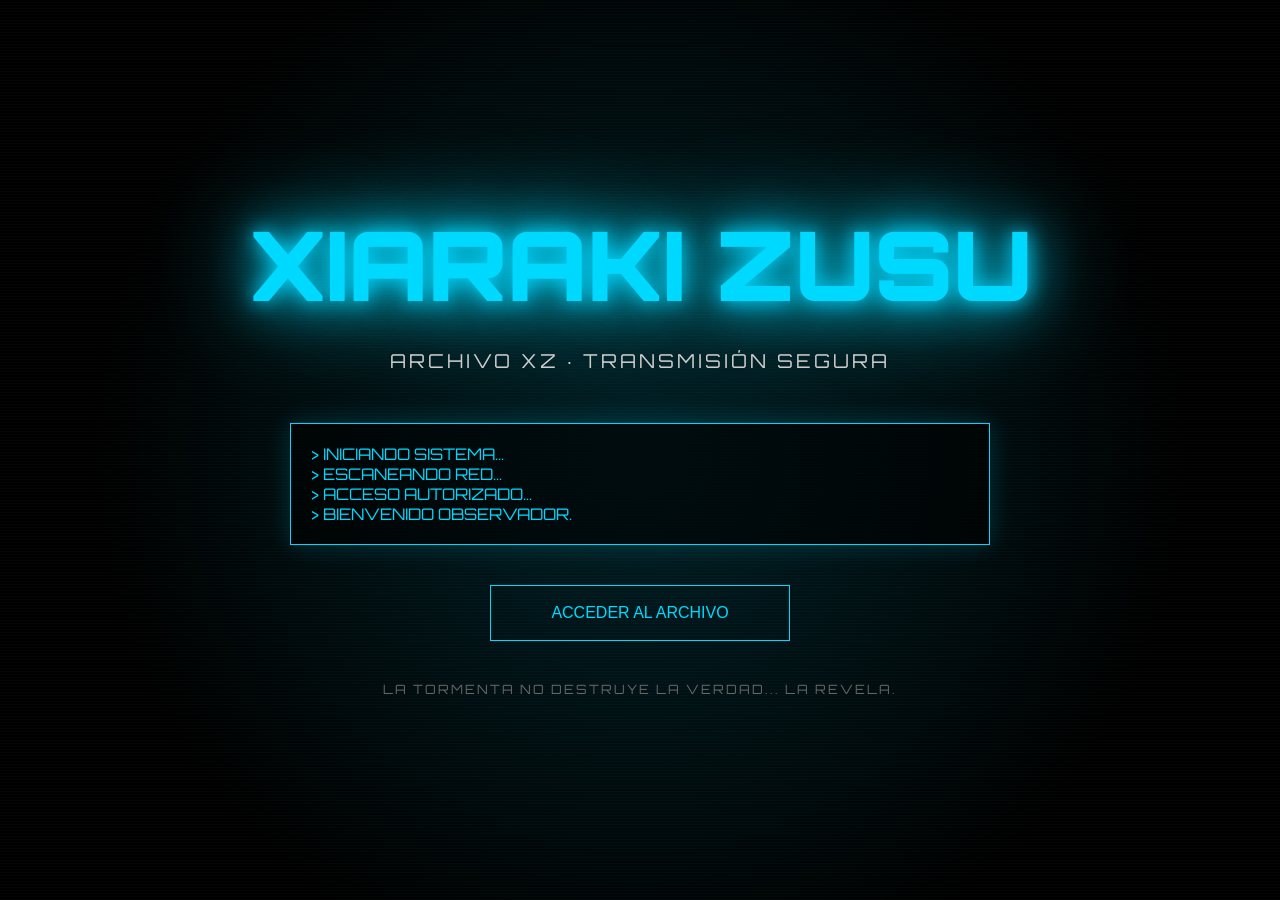
<file: index.html>
<!DOCTYPE html>
<html lang="es">
<head>
<meta charset="UTF-8">
<meta name="viewport" content="width=device-width, initial-scale=1.0">
<link rel="stylesheet" href="style.css">
<link rel="icon" type="image/png" href="/favicon.png">
<title>Acceso al Archivo XZ</title>

<link href="https://fonts.googleapis.com/css2?family=Orbitron:wght@400;700;900&display=swap" rel="stylesheet">

<style>

*{
margin:0;
padding:0;
box-sizing:border-box;
}

body{
background:#000;
font-family:'Orbitron',sans-serif;
overflow:hidden;
height:100vh;
display:flex;
justify-content:center;
align-items:center;
color:#00d9ff;
}

/* Fondo */

.background{
position:fixed;
width:100%;
height:100%;
background:
radial-gradient(circle at center,
rgba(0,217,255,.15),
#000 70%);
z-index:-2;
}

/* Scanlines */

.scanlines{
position:fixed;
width:100%;
height:100%;
background:
repeating-linear-gradient(
to bottom,
transparent,
transparent 2px,
rgba(255,255,255,.03) 3px
);
pointer-events:none;
z-index:-1;
}

/* Contenedor */

.container{
text-align:center;
padding:40px;
max-width:900px;
}

/* Logo */

.logo{
font-size:6rem;
font-weight:900;

text-shadow:
0 0 20px #00d9ff,
0 0 50px #00d9ff,
0 0 100px #00d9ff;

animation:pulse 3s infinite;
}

@keyframes pulse{

0%{
opacity:.8;
}

50%{
opacity:1;
}

100%{
opacity:.8;
}

}

/* Texto */

.subtitle{

margin-top:25px;

font-size:1.2rem;

color:#ccc;

letter-spacing:3px;
}

/* Terminal */

.terminal{

margin-top:50px;

border:1px solid #00d9ff;

padding:20px;

background:rgba(0,0,0,.6);

text-align:left;

max-width:700px;

margin-left:auto;
margin-right:auto;

box-shadow:0 0 25px rgba(0,217,255,.2);

}

.line{
opacity:0;
animation:show 1s forwards;
}

.line:nth-child(1){animation-delay:1s;}
.line:nth-child(2){animation-delay:2s;}
.line:nth-child(3){animation-delay:3s;}
.line:nth-child(4){animation-delay:4s;}

@keyframes show{
to{
opacity:1;
}
}

/* Botón */

.enter{

margin-top:40px;

padding:18px 60px;

font-size:1rem;

background:transparent;

border:1px solid #00d9ff;

color:#00d9ff;

cursor:pointer;

transition:.3s;
}

.enter:hover{

background:#00d9ff;

color:#000;

box-shadow:
0 0 30px #00d9ff,
0 0 60px #00d9ff;

}

/* Footer */

.footer{

margin-top:40px;

font-size:.8rem;

color:#666;

letter-spacing:2px;

}

</style>
</head>

<body>

<div class="background"></div>
<div class="scanlines"></div>

<div class="container">

<h1 class="logo">
XIARAKI ZUSU
</h1>

<p class="subtitle">
ARCHIVO XZ · TRANSMISIÓN SEGURA
</p>

<div class="terminal">

<div class="line">
> INICIANDO SISTEMA...
</div>

<div class="line">
> ESCANEANDO RED...
</div>

<div class="line">
> ACCESO AUTORIZADO...
</div>

<div class="line">
> BIENVENIDO OBSERVADOR.
</div>

</div>

<button
class="enter"
onclick="entrar()">

ACCEDER AL ARCHIVO

</button>

<div class="footer">

LA TORMENTA NO DESTRUYE LA VERDAD...
LA REVELA.

</div>

</div>

<script>

function entrar(){

document.body.style.opacity="0";

setTimeout(()=>{

window.location.href="1.html";

},1000);

}

</script>

</body>
</html>
</file>
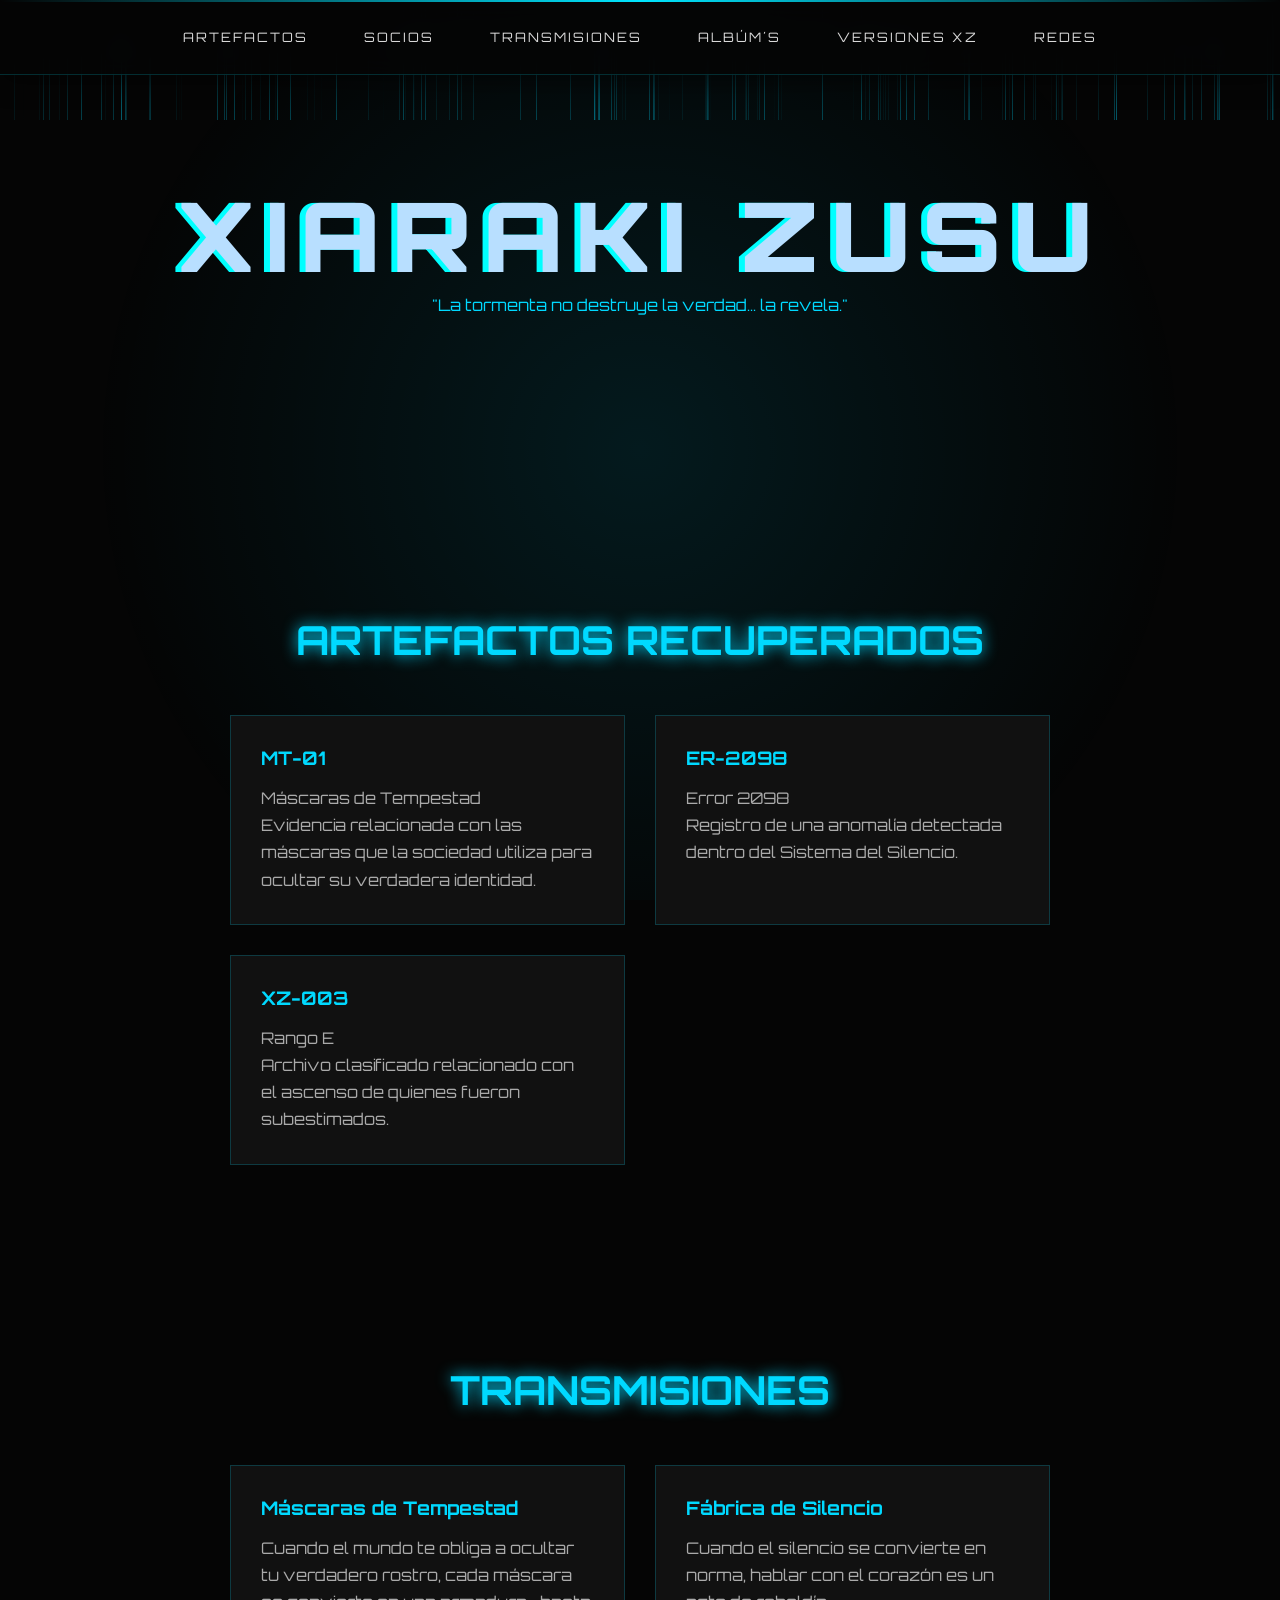
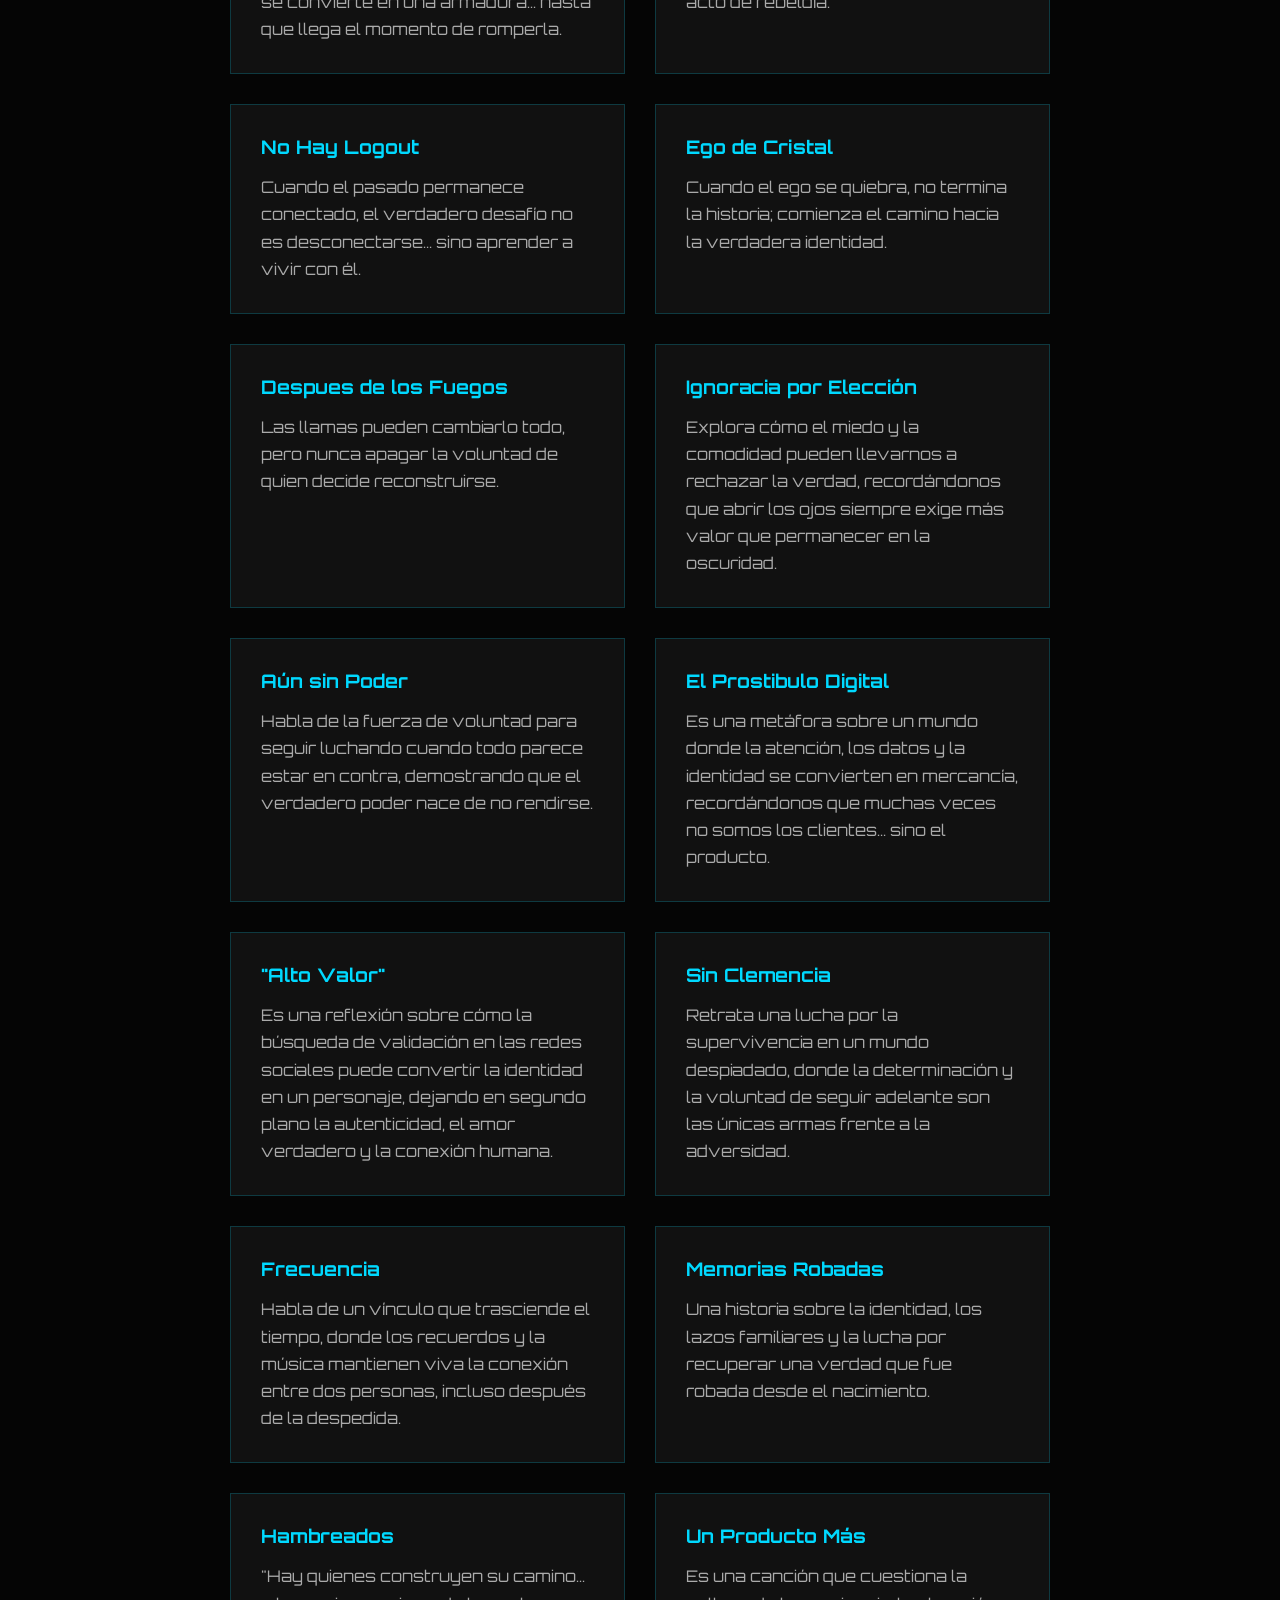
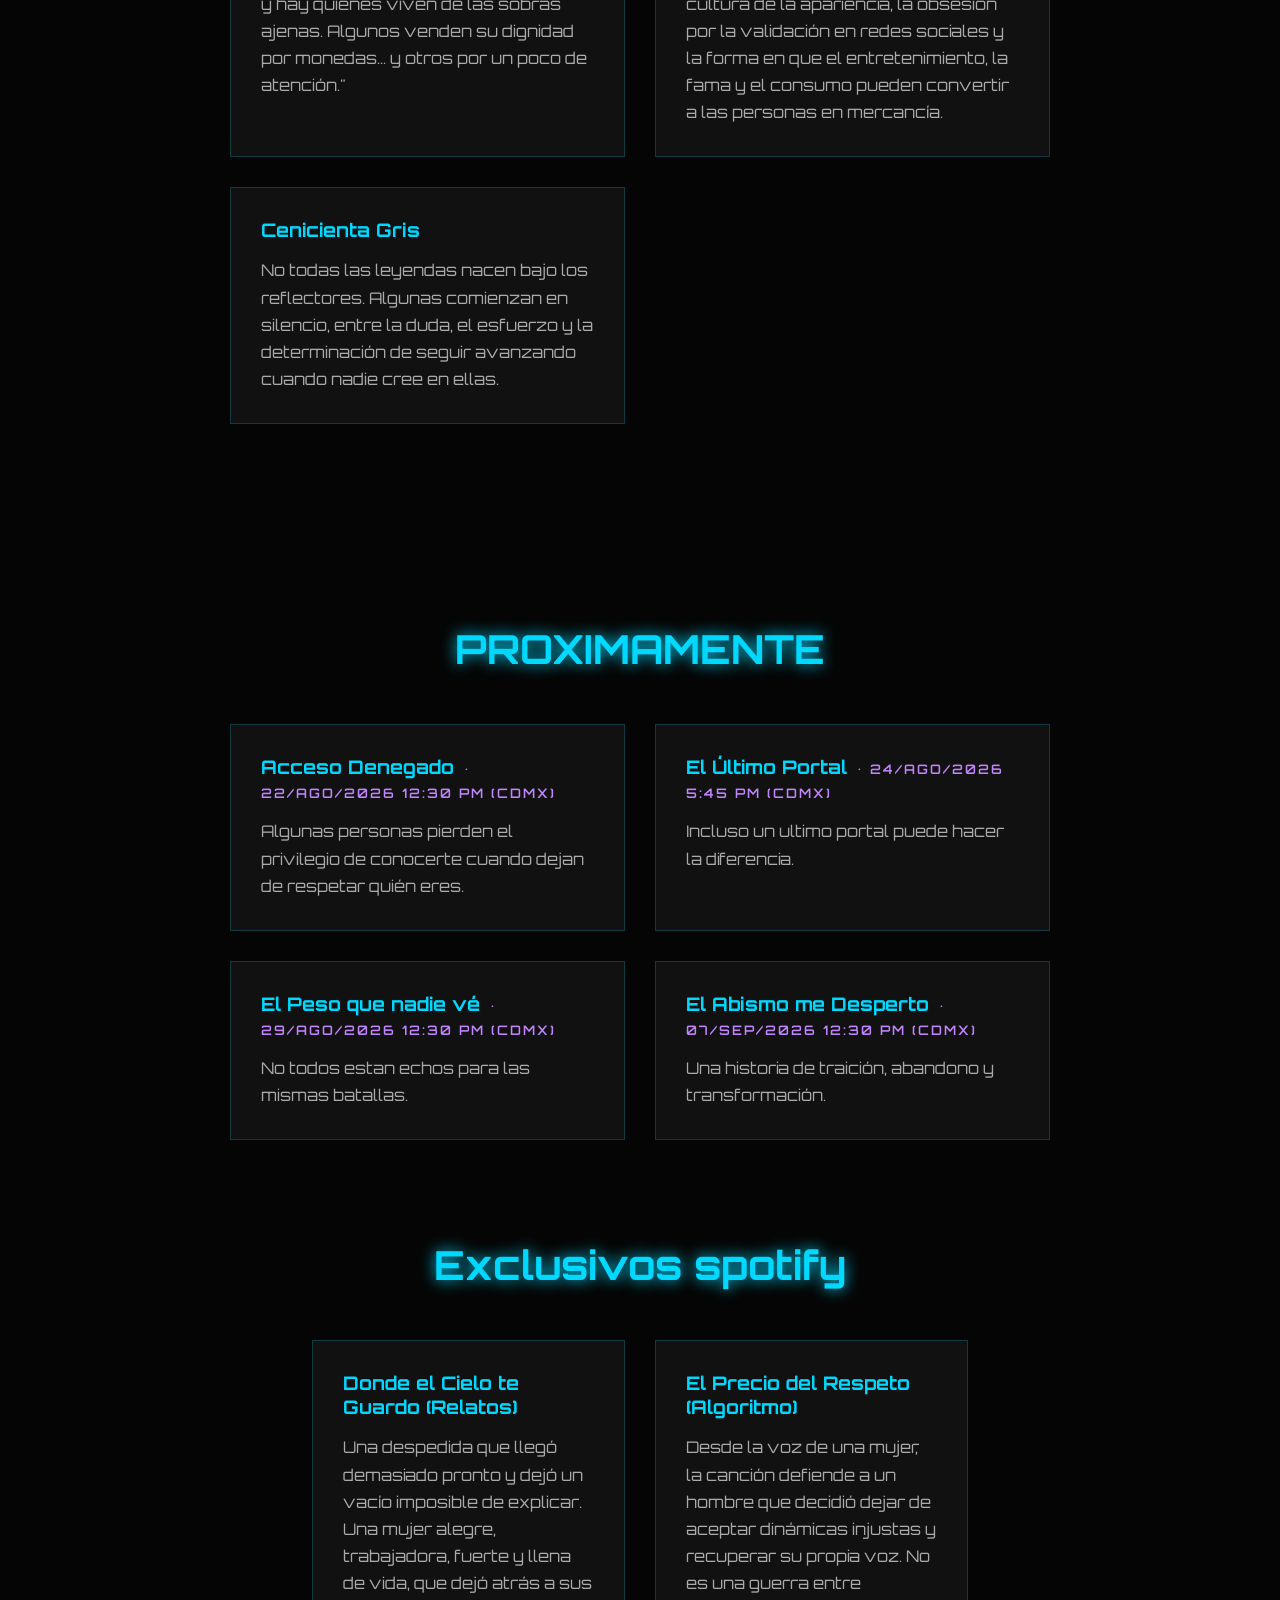
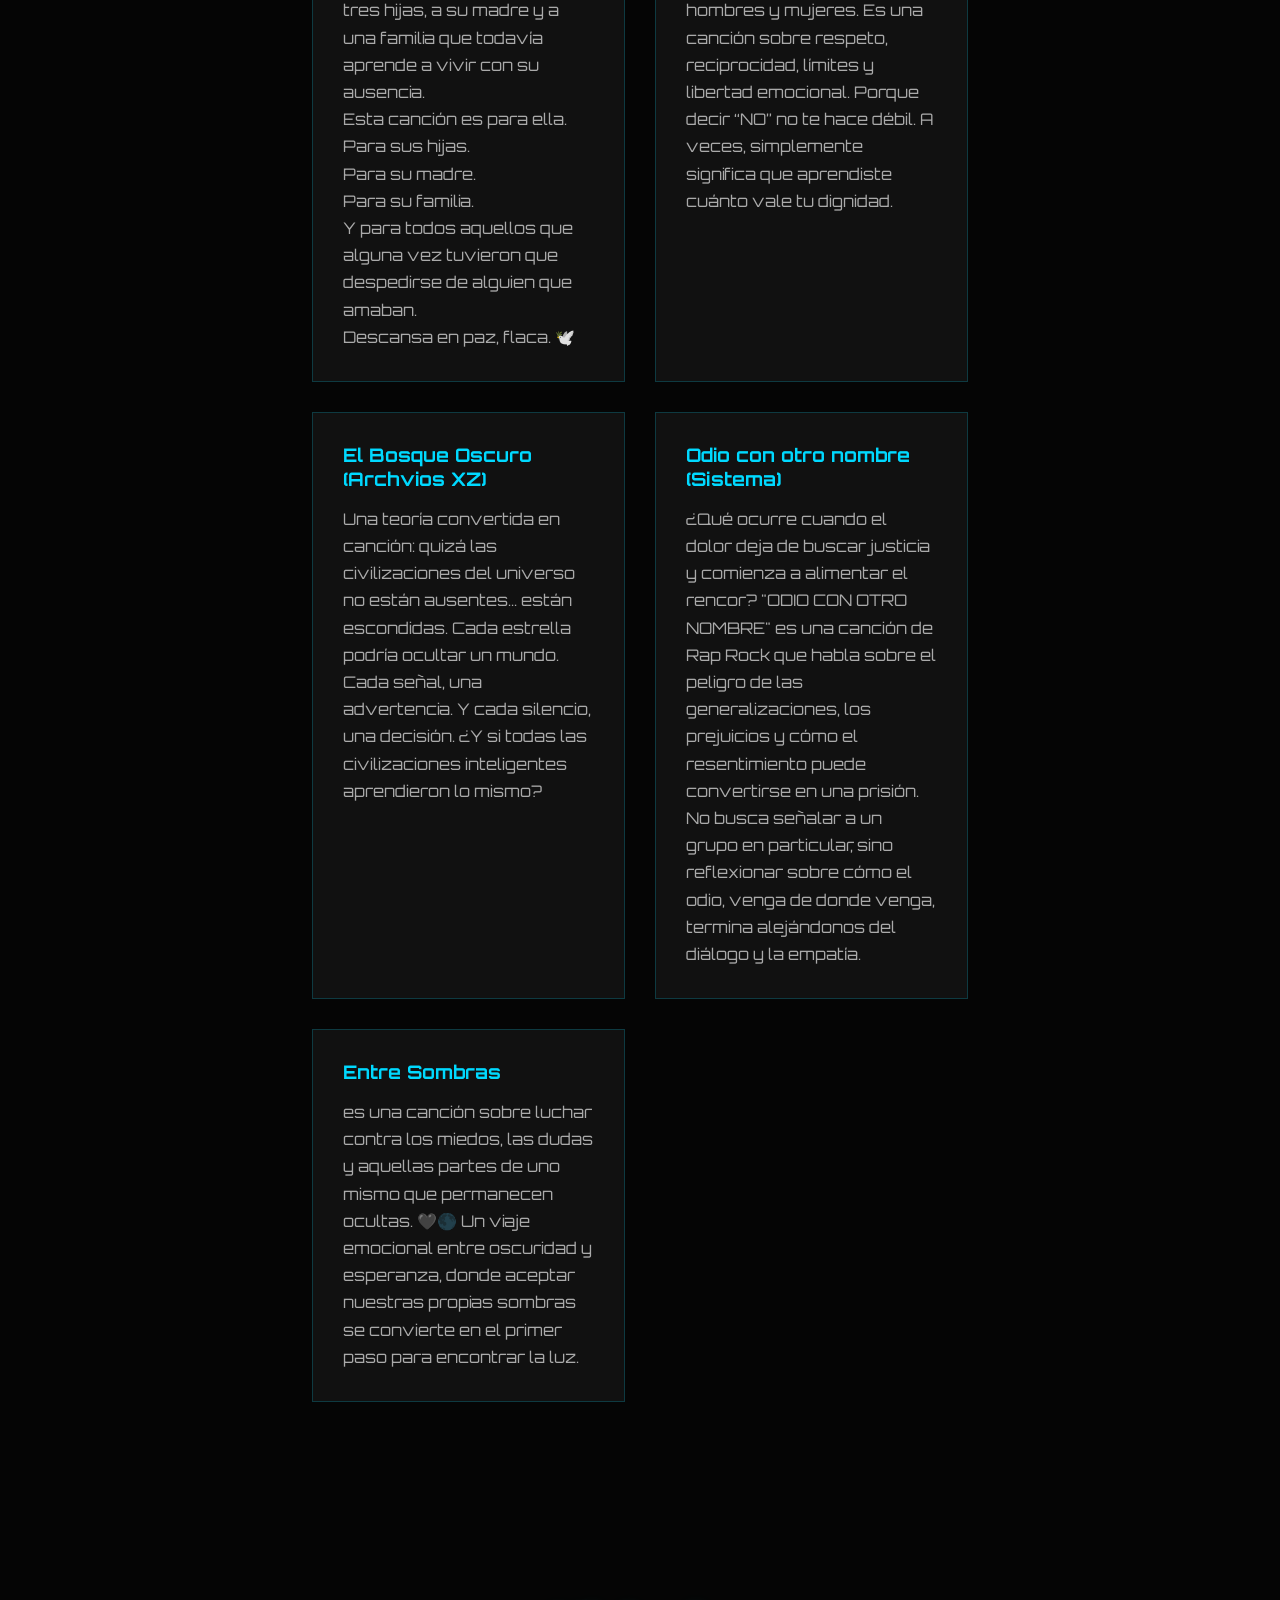
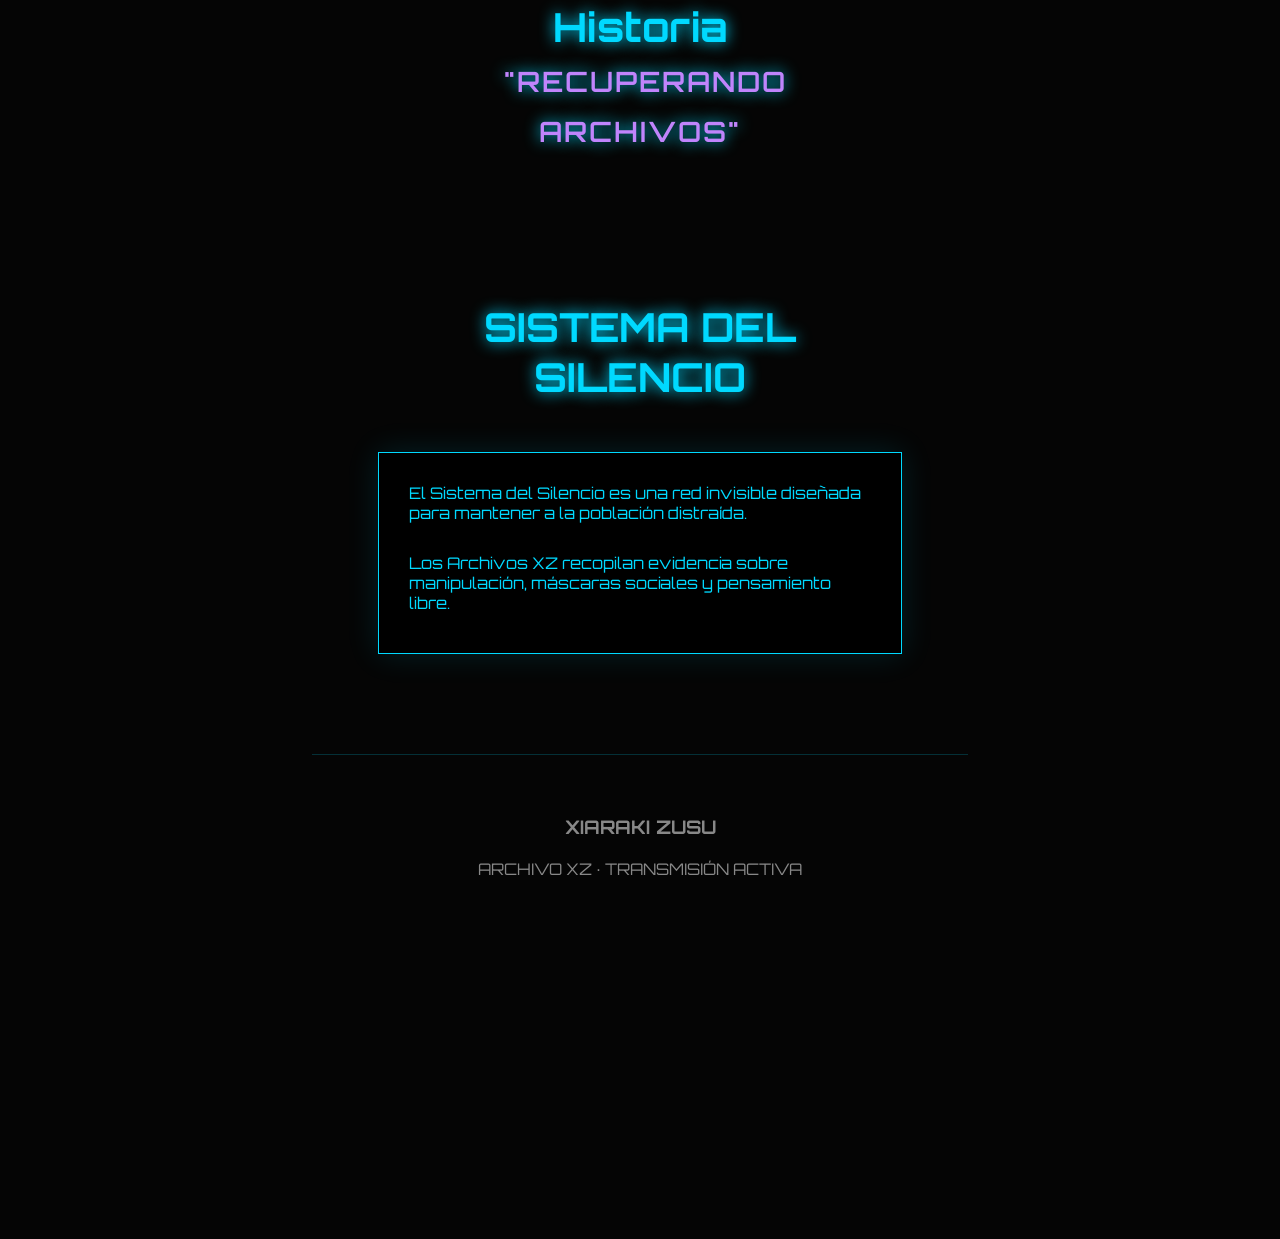
<file: 1.html>
<!DOCTYPE html>
<html lang="es">
<head>
<link rel="icon" type="image/png" href="favicon.png">
<meta charset="UTF-8">
<meta name="viewport" content="width=device-width, initial-scale=1.0">
<link rel="stylesheet" href="style.css">

<title>Xiaraki Zusu | Archivo XZ</title>

<link href="https://fonts.googleapis.com/css2?family=Orbitron:wght@400;700;900&display=swap" rel="stylesheet">

<style>

*{
    margin:0;
    padding:0;
    box-sizing:border-box;
}

body{
    background:#050505;
    color:#00d9ff;
    font-family:'Orbitron',sans-serif;
    overflow-x:hidden;
}

/* Fondo */

body::before{
    content:"";
    position:fixed;
    top:0;
    left:0;
    width:100%;
    height:100%;
    background:
    radial-gradient(circle at center,
    rgba(0,217,255,.10),
    transparent 70%);
    z-index:-2;
}

/* Lluvia Digital */

.rain{
    position:fixed;
    width:100%;
    height:100%;
    pointer-events:none;
    z-index:-1;
}

.drop{
    position:absolute;
    width:1px;
    height:120px;
    background:linear-gradient(
        transparent,
        #00d9ff
    );
    opacity:.15;
    animation:fall linear infinite;
}

@keyframes fall{
    from{
        transform:translateY(-150px);
    }

    to{
        transform:translateY(120vh);
    }
}

/*==================================================
    NAVBAR | ARCHIVOS XZ
==================================================*/

nav{

    position:sticky;
    top:0;
    z-index:1000;

    display:flex;
    justify-content:center;
    align-items:center;
    gap:18px;

    padding:16px 35px;

    background:rgba(5,5,5,.88);

    backdrop-filter:blur(12px);

    border-bottom:1px solid rgba(0,229,255,.18);

    box-shadow:
        0 8px 25px rgba(0,0,0,.45);

    overflow:hidden;

}

/* Línea de escaneo */

nav::before{

    content:"";

    position:absolute;

    left:0;
    top:0;

    width:100%;
    height:2px;

    background:linear-gradient(
        90deg,
        transparent,
        #00e5ff,
        transparent
    );

    animation:scanNav 4s linear infinite;

}

@keyframes scanNav{

    from{

        transform:translateX(-100%);

    }

    to{

        transform:translateX(100%);

    }

}

/*========================================*/

nav a{

    position:relative;

    display:inline-flex;
    align-items:center;
    justify-content:center;

    padding:12px 18px;

    color:#d9d9d9;

    text-decoration:none;

    text-transform:uppercase;

    font-family:'Orbitron',sans-serif;

    font-size:13px;

    letter-spacing:2px;

    border:1px solid transparent;

    transition:.35s;

}

/* Línea inferior */

nav a::after{

    content:"";

    position:absolute;

    left:50%;
    bottom:5px;

    width:0;

    height:2px;

    background:#00e5ff;

    transform:translateX(-50%);

    transition:.35s;

}

/* Hover */

nav a:hover{

    color:#00e5ff;

    border-color:rgba(0,229,255,.35);

    background:rgba(0,229,255,.05);

    text-shadow:
        0 0 8px rgba(0,229,255,.6);

}

nav a:hover::after{

    width:70%;

}

/* Enlace activo */

nav a.active{

    color:#00e5ff;

    border-color:#00e5ff;

    background:rgba(0,229,255,.08);

    box-shadow:
        0 0 18px rgba(0,229,255,.18);

}

/*==========================
        RESPONSIVE
==========================*/

@media(max-width:768px){

    nav{

        gap:8px;

        padding:12px;

        flex-wrap:wrap;

    }

    nav a{

        padding:10px 14px;

        font-size:11px;

        letter-spacing:1px;

    }

}

/* Hero */

.hero h1{
    font-size:6rem;
    font-weight:900;
    letter-spacing:12px;
    text-transform:uppercase;

    color:#b8dfff;

    position:relative;

    animation:scan 6s linear infinite;
}

/* Línea de escaneo */

.hero h1::after{

    content:"";

    position:absolute;

    top:0;
    left:-100%;

    width:50%;
    height:100%;

    background:linear-gradient(
        90deg,
        transparent,
        rgba(255,255,255,.25),
        transparent
    );

    animation:scanner 4s infinite;
}

@keyframes scanner{

    0%{
        left:-100%;
    }

    100%{
        left:150%;
    }

}

/* Pequeñas interferencias */

@keyframes scan{

    0%,100%{
        transform:translateX(0);
    }

    2%{
        transform:translateX(-2px);
    }

    4%{
        transform:translateX(2px);
    }

    6%{
        transform:translateX(0);
    }

}

.btn{
    margin-top:40px;
    padding:15px 40px;
    border:1px solid #00d9ff;
    background:transparent;
    color:#00d9ff;
    cursor:pointer;
    transition:.3s;
}

.btn:hover{
    background:#00d9ff;
    color:#000;
    box-shadow:0 0 30px #00d9ff;
}

/* Glitch */

.glitch{
    position:relative;
}

.glitch::before{
    content:attr(data-text);

    position:absolute;
    left:-2px;
    top:0;

    color:#00ffff;

    overflow:hidden;

    animation:glitch 2s infinite;
}

@keyframes glitch{

    0%{
        transform:translate(-2px);
    }

    50%{
        transform:translate(2px);
    }

    100%{
        transform:translate(-2px);
    }

}

.glitch{
    position:relative;
    display:inline-block;
}

.glitch::before{

    content:attr(data-text);

    position:absolute;

    left:0;
    top:0;

    color:rgba(0,255,255,.25);

    transform:translate(-3px,0);

    z-index:-1;
}

.glitch::after{

    content:attr(data-text);

    position:absolute;

    left:0;
    top:0;

    color:rgba(255,255,255,.15);

    transform:translate(3px,0);

    z-index:-1;
}

/* Secciones */

section{
    padding:100px 10%;
}

.section-title{
    font-size:2.5rem;
    margin-bottom:50px;

    text-shadow:0 0 15px #00d9ff;
}

/* Terminal */

.terminal{

    background:#000;
    border:1px solid #00d9ff;

    padding:30px;

    max-width:900px;
    margin:auto;

    box-shadow:0 0 30px #00d9ff22;
}

.terminal p{
    margin-bottom:10px;
}

/* Cards */

.grid{
    display:grid;
    grid-template-columns:
    repeat(auto-fit,minmax(280px,1fr));

    gap:30px;
}

.card{
    background:#111;

    border:1px solid #00d9ff33;

    padding:30px;

    transition:.3s;
}

.card:hover{

    transform:translateY(-10px);

    border-color:#00d9ff;

    box-shadow:
    0 0 30px #00d9ff55;
}

.card h3{
    margin-bottom:15px;
}

.card p{
    color:#aaa;
    line-height:1.7;
}

/* Footer */

footer{

    padding:60px;

    text-align:center;

    border-top:1px solid #00d9ff33;

    color:#888;
}

</style>
</head>

<body>

<div class="rain" id="rain"></div>

<header>

<nav>
<a href="#artefactos">Artefactos</a>
<a href="socios.html">Socios</a>
<a href="#transmisiones">Transmisiones</a>
<a href="album.html">Albúm´s</a>
<a href="versiones.html">Versiones XZ</a>
<a href="https://linktr.ee/xiarakizusu"
   target="_blank"
   rel="noopener noreferrer">
    Redes
</a></nav>

</header>

<center>
<section class="hero">

<h1 
class="glitch"
data-text="XIARAKI ZUSU">
XIARAKI ZUSU
</h1>


<p>

"La tormenta no destruye la verdad...
la revela."

</p>
</center>

</section>

<section id="archivo">

<section id="artefactos">

<h2 class="section-title">

<center>ARTEFACTOS RECUPERADOS</center>

</h2>
<div class="grid">

<div class="card" onclick="location.href='ropa/mt.html'">

<h3>MT-01</h3>

<p>Máscaras de Tempestad</p>

<p>
Evidencia relacionada con las máscaras
que la sociedad utiliza para ocultar
su verdadera identidad.
</p>

</div>
<div class="card" onclick="location.href='ropa/er.html'">

    <h3>ER-2098</h3>

    <p>Error 2098</p>

    <p>
        Registro de una anomalía detectada
        dentro del Sistema del Silencio.
    </p>

</div>

<div class="card">

<h3>XZ-003</h3>

<p>

Rango E

</p>

<p>

Archivo clasificado relacionado con
el ascenso de quienes fueron
subestimados.

</p>

</div>

</div>

</section>

<section id="transmisiones">
<h2 class="section-title">

<center>TRANSMISIONES</center>

</h2>

<div class="grid">

<div class="card" onclick="window.open('https://www.youtube.com/watch?v=_5_Eb96s4eM', '_blank')">

    <h3>Máscaras de Tempestad</h3>

    <p>
    Cuando el mundo te obliga a ocultar tu verdadero rostro, cada máscara se convierte en una armadura... hasta que llega el momento de romperla.
    </p>

</div>

<div class="card" onclick="window.open('https://open.spotify.com/intl-es/track/6tgnr3dJxe17zcjXr7wPyT?si=6f80dfc01d3540ef', '_blank')">

<h3>Fábrica de Silencio</h3>

<p>
Cuando el silencio se convierte en norma, hablar con el corazón es un acto de rebeldía.
</p>

</div>

<div class="card" onclick="window.open('https://www.youtube.com/watch?v=IYjokNKMuOE', '_blank')">

    <h3>No Hay Logout</h3>

    <p>
    Cuando el pasado permanece conectado, el verdadero desafío no es desconectarse… sino aprender a vivir con él.
    </p>

</div>

<div class="card" onclick="window.open('https://www.youtube.com/watch?v=tUaChEhlMzY', '_blank')">

    <h3>Ego de Cristal</h3>

    <p>
    Cuando el ego se quiebra, no termina la historia; comienza el camino hacia la verdadera identidad.
    </p>

</div>

<div class="card" onclick="window.open('https://www.youtube.com/watch?v=15VNFfBIp28', '_blank')">

    <h3>Despues de los Fuegos</h3>

    <p>
    Las llamas pueden cambiarlo todo, pero nunca apagar la voluntad de quien decide reconstruirse.
    </p>

</div>

<div class="card" onclick="window.open('https://www.youtube.com/watch?v=15VNFfBIp28', '_blank')">

    <h3>Ignoracia por Elección</h3>

    <p>
    Explora cómo el miedo y la comodidad pueden llevarnos a rechazar la verdad, recordándonos que abrir los ojos siempre exige más valor que permanecer en la oscuridad.
    </p>

</div>

<div class="card" onclick="window.open('https://www.youtube.com/watch?v=BdThVsywqRM&pp=0gcJCaMLAYcqIYzv', '_blank')">

    <h3>Aún sin Poder</h3>

    <p>
    Habla de la fuerza de voluntad para seguir luchando cuando todo parece estar en contra, demostrando que el verdadero poder nace de no rendirse.
    </p>

</div>

<div class="card" onclick="window.open('https://www.youtube.com/watch?v=6AVw3IwcpD4', '_blank')">

    <h3>El Prostibulo Digital</h3>

    <p>
    Es una metáfora sobre un mundo donde la atención, los datos y la identidad se convierten en mercancía, recordándonos que muchas veces no somos los clientes… sino el producto.
    </p>

</div>

<div class="card" onclick="window.open('https://www.youtube.com/watch?v=LQYkuz794Aw', '_blank')">

    <h3>"Alto Valor"</h3>

    <p>
    Es una reflexión sobre cómo la búsqueda de validación en las redes sociales puede convertir la identidad en un personaje, dejando en segundo plano la autenticidad, el amor verdadero y la conexión humana.
    </p>

</div>

<div class="card" onclick="window.open('https://www.youtube.com/watch?v=14OlB-zMR0w', '_blank')">

    <h3>Sin Clemencia</h3>

    <p>
    Retrata una lucha por la supervivencia en un mundo despiadado, donde la determinación y la voluntad de seguir adelante son las únicas armas frente a la adversidad.
    </p>

</div>

<div class="card" onclick="window.open('https://www.youtube.com/watch?v=u1vvvxc5fC0', '_blank')">

    <h3>Frecuencia</h3>

    <p> 
    Habla de un vínculo que trasciende el tiempo, donde los recuerdos y la música mantienen viva la conexión entre dos personas, incluso después de la despedida.
    </p>

</div>

<div class="card" onclick="window.open('https://youtu.be/jnSWIkzGbBM', '_blank')">

    <h3>Memorias Robadas</h3>

    <p>
    Una historia sobre la identidad, los lazos familiares y la lucha por recuperar una verdad que fue robada desde el nacimiento.
    </p>

</div>

<div class="card" onclick="window.open('https://youtu.be/n8kPL0plQQI?si=7dOehXlVDE8Rl2Fd', '_blank')">

    <h3>Hambreados</span></h3>

    <p>
    "Hay quienes construyen su camino...
    y hay quienes viven de las sobras ajenas.

    Algunos venden su dignidad por monedas...
    y otros por un poco de atención."
    </p>

</div>

<div class="card" onclick="window.open('https://www.youtube.com/watch?v=Ae2TEpioWZU', '_blank')">

    <h3>Un Producto Más</h3>

    <p>
    Es una canción que cuestiona la cultura de la apariencia, 
    la obsesión por la validación en redes sociales y la forma en que el 
    entretenimiento, la fama y el consumo pueden convertir a las personas en mercancía. 

    </div>

    <div class="card" onclick="window.open('https://www.youtube.com/watch?v=nTUS9kb-4Cs', '_blank')">

    <h3>Cenicienta Gris</h3>

    <p>
    No todas las leyendas nacen bajo los reflectores.

    Algunas comienzan en silencio, entre la duda, el esfuerzo 
    y la determinación de seguir avanzando cuando nadie cree en ellas.
    </p>

    </div>
</div>

</section>

<section id="transmisiones">
<h2 class="section-title">

<center>PROXIMAMENTE</center>
</h2>

<div class="grid">

    <div class="card" onclick="window.open('', '_blank')">

    <h3>Acceso Denegado<span class="coming-soon">• 22/Ago/2026 12:30 PM (CDMX)</span></h3>

    <p>
    Algunas personas pierden el privilegio de conocerte cuando dejan de respetar quién eres.
    </p>

    </div>

    <div class="card" onclick="window.open('', '_blank')">

    <h3>El Último Portal<span class="coming-soon">• 24/Ago/2026 5:45 PM (CDMX)</span></h3>

    <p>
    Incluso un ultimo portal puede hacer la diferencia.
    </p>

    </div>

    <div class="card" onclick="window.open('', '_blank')">

    <h3>El Peso que nadie vé<span class="coming-soon">• 29/Ago/2026 12:30 PM (CDMX)</span></h3>

    <p>
    No todos estan echos para las mismas batallas.
    </p>
    </div>

    <div class="card" onclick="window.open('https://youtu.be/vc9ef3NB2MU', '_blank')">

    <h3>El Abismo me Desperto<span class="coming-soon">• 07/Sep/2026 12:30 PM (CDMX)</span></h3>

    <p>
    Una historia de traición, abandono y transformación.
    </p>
</div>
</div>

<section id="transmisiones">
<h2 class="section-title">

<center>Exclusivos spotify</center>
</h2>

<div class="grid">
    <div class="card" onclick="window.open('https://open.spotify.com/intl-es/track/0HE2qh0MSX1vJCJLzb3TVn?si=9936344ccf3b4f8b', '_blank')">

    <h3>Donde el Cielo te Guardo (Relatos)</h3>

    <p>
    Una despedida que llegó demasiado pronto y dejó un vacío imposible de explicar.
    </p>

    <p>
    Una mujer alegre, trabajadora, fuerte y llena de vida, que dejó atrás a sus tres hijas,
    a su madre y a una familia que todavía aprende a vivir con su ausencia.
    </p>

    <p>
    Esta canción es para ella.
    </p>

    <p>
    Para sus hijas.
    </p>

    <p>
    Para su madre.
    </p>

    <p>
    Para su familia.
    </p>

    <p>
    Y para todos aquellos que alguna vez tuvieron que despedirse de alguien que amaban.
    </p>

    <p>
    Descansa en paz, flaca. 🕊️
    </p>

</div>

<div class="card" onclick="window.open('https://open.spotify.com/intl-es/track/450Y8eDyVzfFT5DvWyRbXq?si=16d6e23827a24fdb', '_blank')">

    <h3>El Precio del Respeto (Algoritmo)</h3>

    <p>
    Desde la voz de una mujer, la canción defiende a un hombre que decidió dejar de aceptar dinámicas injustas y recuperar su propia voz.

    No es una guerra entre hombres y mujeres.

    Es una canción sobre respeto, reciprocidad, límites y libertad emocional.

    Porque decir “NO” no te hace débil.

    A veces, simplemente significa que aprendiste cuánto vale tu dignidad.
    </p>

</div>

<div class="card" onclick="window.open('https://open.spotify.com/intl-es/track/5WvfMb1XSBkz5zQArqGAra?si=2da71e6f2ad04ede', '_blank')">

    <h3>El Bosque Oscuro (Archvios XZ)</h3>

    <p>
    Una teoría convertida en canción: quizá las civilizaciones 
    del universo no están ausentes… están escondidas.

    Cada estrella podría ocultar un mundo.
    Cada señal, una advertencia.
    Y cada silencio, una decisión.

    ¿Y si todas las civilizaciones inteligentes aprendieron lo mismo?
    </p>

</div>

<div class="card" onclick="window.open('https://open.spotify.com/intl-es/track/7haT81ozqUo0YbnlG6i89d?si=0fa0fc8418c94e3d', '_blank')">

    <h3>Odio con otro nombre (Sistema)</h3>

    <p>
    ¿Qué ocurre cuando el dolor deja de buscar justicia y comienza a alimentar el rencor?

    "ODIO CON OTRO NOMBRE" es una canción de Rap Rock que habla 
    sobre el peligro de las generalizaciones, los prejuicios y 
    cómo el resentimiento puede convertirse en una prisión. 
    No busca señalar a un grupo en particular, sino reflexionar 
    sobre cómo el odio, venga de donde venga, termina alejándonos 
    del diálogo y la empatía.
    </p>

</div>

<div class="card" onclick="window.open('https://open.spotify.com/intl-es/track/60BwL1XIyNsELQ3s5FeYN0?si=6d0fcb0791da4ceb', '_blank')">

    <h3>Entre Sombras</h3>

    <p>
    es una canción sobre luchar contra los miedos, las dudas y aquellas partes de uno mismo que permanecen ocultas. 🖤🌑

Un viaje emocional entre oscuridad y esperanza, donde aceptar nuestras propias sombras se convierte en el primer paso para encontrar la luz.
    </p>

</div>

</div>

<section id="lore">

<section id="transmisiones">
<h2 class="section-title">

<center>Historia</center>
<center><span class="coming-soon">"Recuperando Archivos"</center>
</h2>

</section>

<h2 class="section-title">

<center>SISTEMA DEL SILENCIO</center>
</h2>

<div class="terminal">

<p>

El Sistema del Silencio es una red
invisible diseñada para mantener
a la población distraída.

</p>

<br>

<p>

Los Archivos XZ recopilan evidencia
sobre manipulación, máscaras sociales
y pensamiento libre.

</p>

</div>

</section>

<footer>

<h3>XIARAKI ZUSU</h3>

<br>

<p>

ARCHIVO XZ · TRANSMISIÓN ACTIVA

</p>

</footer>

<script>

const rain = document.getElementById("rain");

for(let i=0;i<150;i++){

    const drop =
    document.createElement("div");

    drop.classList.add("drop");

    drop.style.left =
    Math.random()*100 + "%";

    drop.style.animationDuration =
    (Math.random()*2+1)+"s";

    drop.style.opacity =
    Math.random()*0.3;

    rain.appendChild(drop);

}

/*==============================
    ejor experiencia disponible
==============================*/

document.addEventListener("DOMContentLoaded",()=>{

    const isMobile=/Android|iPhone|iPad|iPod|Opera Mini|IEMobile|Mobile/i.test(navigator.userAgent);

    const alreadyClosed=localStorage.getItem("desktopSuggestionClosed");

    if(isMobile && !alreadyClosed){

        document.getElementById("desktopSuggestion").style.display="flex";

    }

    document.getElementById("closeDesktopSuggestion").addEventListener("click",()=>{

        document.getElementById("desktopSuggestion").style.display="none";

        localStorage.setItem("desktopSuggestionClosed","true");

    });

});

</script>

<div id="desktopSuggestion" class="desktop-suggestion">
    <div class="desktop-card">
        <h3>💻 Mejor experiencia disponible</h3>
        <p>
            Este sitio está diseñado principalmente para computadoras.
            Para disfrutar todos los efectos visuales y la mejor calidad,
            activa la opción <strong>"Sitio para computadora"</strong> en el menú de tu navegador.
        </p>

        <button id="closeDesktopSuggestion">
            Entendido
        </button>
    </div>
</div>
</body>
</html>
</file>
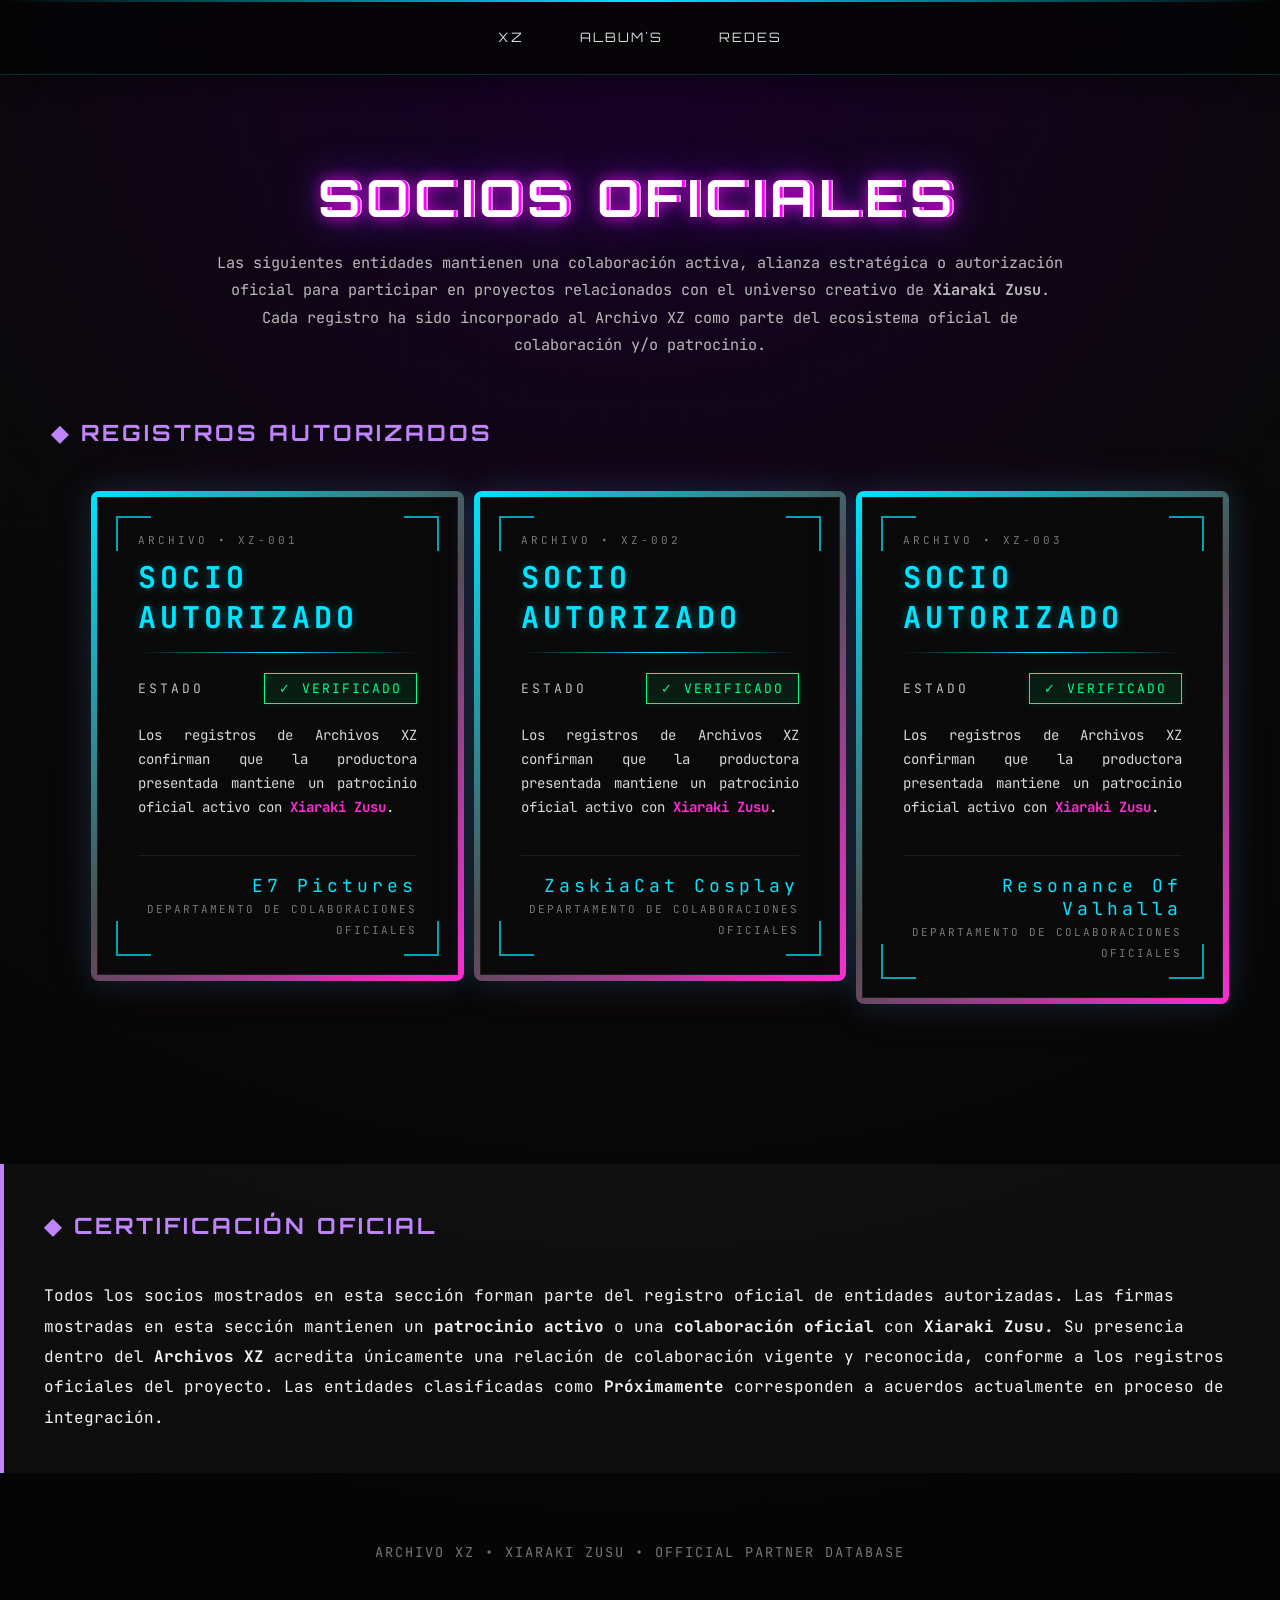
<file: socios.html>
<!DOCTYPE html>
<html lang="es">
<head>

<meta charset="UTF-8">
<meta name="viewport" content="width=device-width, initial-scale=1.0">
<link rel="stylesheet" href="carta1.css">
<title>Socios Oficiales | Xiaraki Zusu</title>

<link href="https://fonts.googleapis.com/css2?family=Orbitron:wght@400;600;700;900&family=JetBrains+Mono:wght@300;400;700&display=swap" rel="stylesheet">

</head>

<body>
<nav>
<a href="1.html">XZ</a>
<a href="album.html">album´s</a>
<a href="https://linktr.ee/xiarakizusu"
   target="_blank"
   rel="noopener noreferrer">
    Redes
</a></nav>
<header>

<h1 class="glitch" data-text="SOCIOS OFICIALES">
SOCIOS OFICIALES
</h1>

<p>

Las siguientes entidades mantienen una colaboración activa,
alianza estratégica o autorización oficial para participar en
proyectos relacionados con el universo creativo de
<strong>Xiaraki Zusu</strong>.

Cada registro ha sido incorporado al Archivo XZ como parte del
ecosistema oficial de colaboración y/o patrocinio.

</p>

</header>

<div class="container">

<h2 class="section-title">

◆ REGISTROS AUTORIZADOS
</h2>
<!--==========================================
    CARTA DE PRESENTACIÓN
===========================================-->

<section class="presentacion">

    <a href="https://www.e7pictures.com/"
       target="_blank"
       class="carta-link">

        <div class="carta-marco">

            <div class="carta">

                <span class="codigo">
                    ARCHIVO • XZ-001
                </span>

                <h2>SOCIO AUTORIZADO</h2>

                <div class="separador"></div>

                <div class="estado">

                    <span>ESTADO</span>

                    <div class="badge">

                        ✓ VERIFICADO

                    </div>

                </div>

                <p>

                    Los registros de Archivos XZ confirman que la productora presentada mantiene 
                    un patrocinio oficial activo con
                    <strong>Xiaraki Zusu</strong>.

                </p>

                <div class="firma">

                    <span>E7 Pictures</span>

                    <small>Departamento de Colaboraciones Oficiales</small>

                </div>

            </div>

        </div>

    </a>
s
    <a href="https://www.tiktok.com/@zaskia1303?lang=es-419"
       target="_blank"
       class="carta-link">

        <div class="carta-marco">

            <div class="carta">

                <span class="codigo">
                    ARCHIVO • XZ-002
                </span>

                <h2>SOCIO AUTORIZADO</h2>

                <div class="separador"></div>

                <div class="estado">

                    <span>ESTADO</span>

                    <div class="badge">

                        ✓ VERIFICADO

                    </div>

                </div>

                <p>

                    Los registros de Archivos XZ confirman que la productora presentada mantiene 
                    un patrocinio oficial activo con
                    <strong>Xiaraki Zusu</strong>.

                </p>

                <div class="firma">

                    <span>ZaskiaCat Cosplay</span>

                    <small>Departamento de Colaboraciones Oficiales</small>

                </div>

            </div>

        </div>

    </a>
s
<a href="https://www.youtube.com/@ResonanceOfValhalla"
       target="_blank"
       class="carta-link">

        <div class="carta-marco">

            <div class="carta">

                <span class="codigo">
                    ARCHIVO • XZ-003
                </span>

                <h2>SOCIO AUTORIZADO</h2>

                <div class="separador"></div>

                <div class="estado">

                    <span>ESTADO</span>

                    <div class="badge">

                        ✓ VERIFICADO

                    </div>

                </div>

                <p>

                    Los registros de Archivos XZ confirman que la productora presentada mantiene 
                    un patrocinio oficial activo con
                    <strong>Xiaraki Zusu</strong>.

                </p>

                <div class="firma">

                    <span>Resonance Of Valhalla</span>

                    <small>Departamento de Colaboraciones Oficiales</small>

                </div>

            </div>

        </div>

    </a>
</div>
</div>


<div class="info">

<h2 class="section-title">

◆ CERTIFICACIÓN OFICIAL

</h2>

<p>

Todos los socios mostrados en esta sección forman parte del
registro oficial de entidades autorizadas.
Las firmas mostradas en esta sección mantienen un 
<strong>patrocinio activo</strong> o una <strong>colaboración oficial</strong> 
con <strong>Xiaraki Zusu.</strong>
Su presencia dentro del <strong>Archivos XZ</strong> acredita únicamente 
una relación de colaboración vigente y reconocida, 
conforme a los registros oficiales del proyecto.
Las entidades clasificadas como
<strong>Próximamente</strong>
corresponden a acuerdos actualmente en proceso de integración.

</p>

</div>

</div>

<footer>

ARCHIVO XZ • XIARAKI ZUSU • OFFICIAL PARTNER DATABASE

</footer>

</body>
</html>
</file>
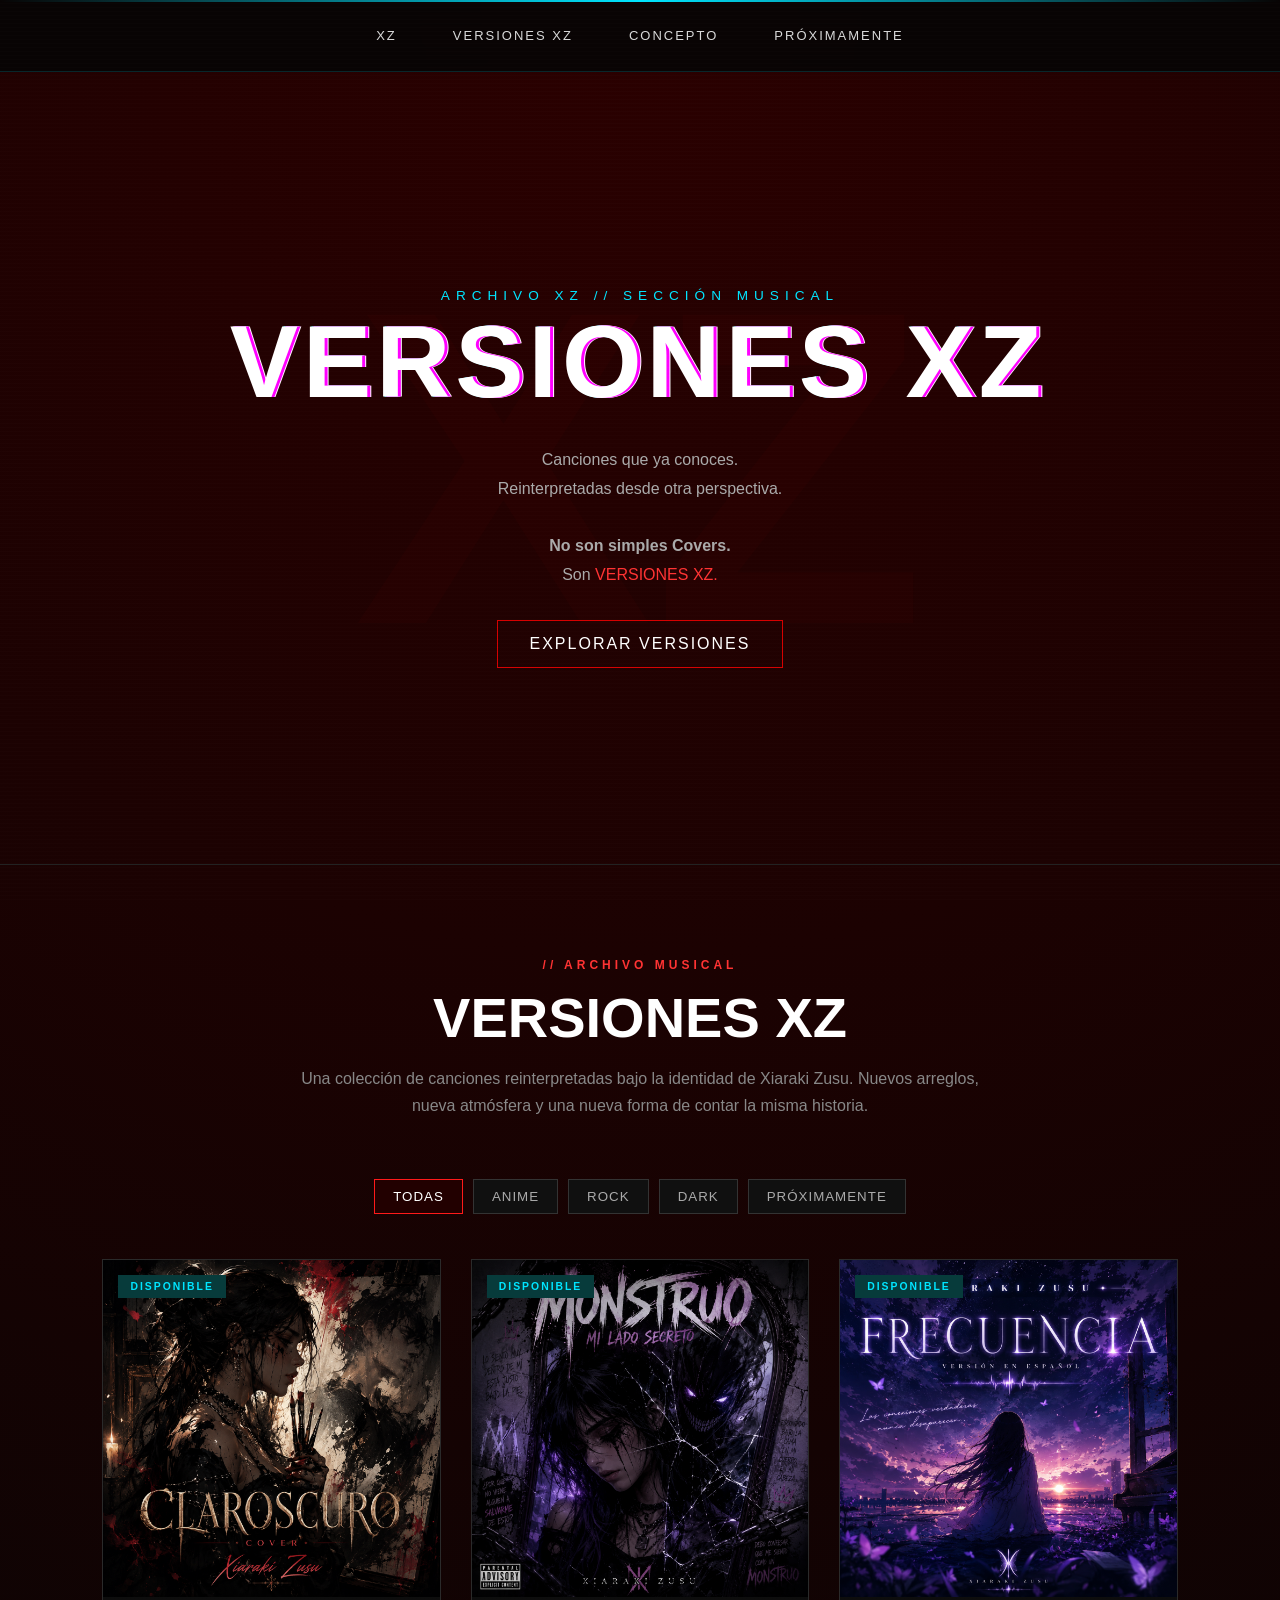
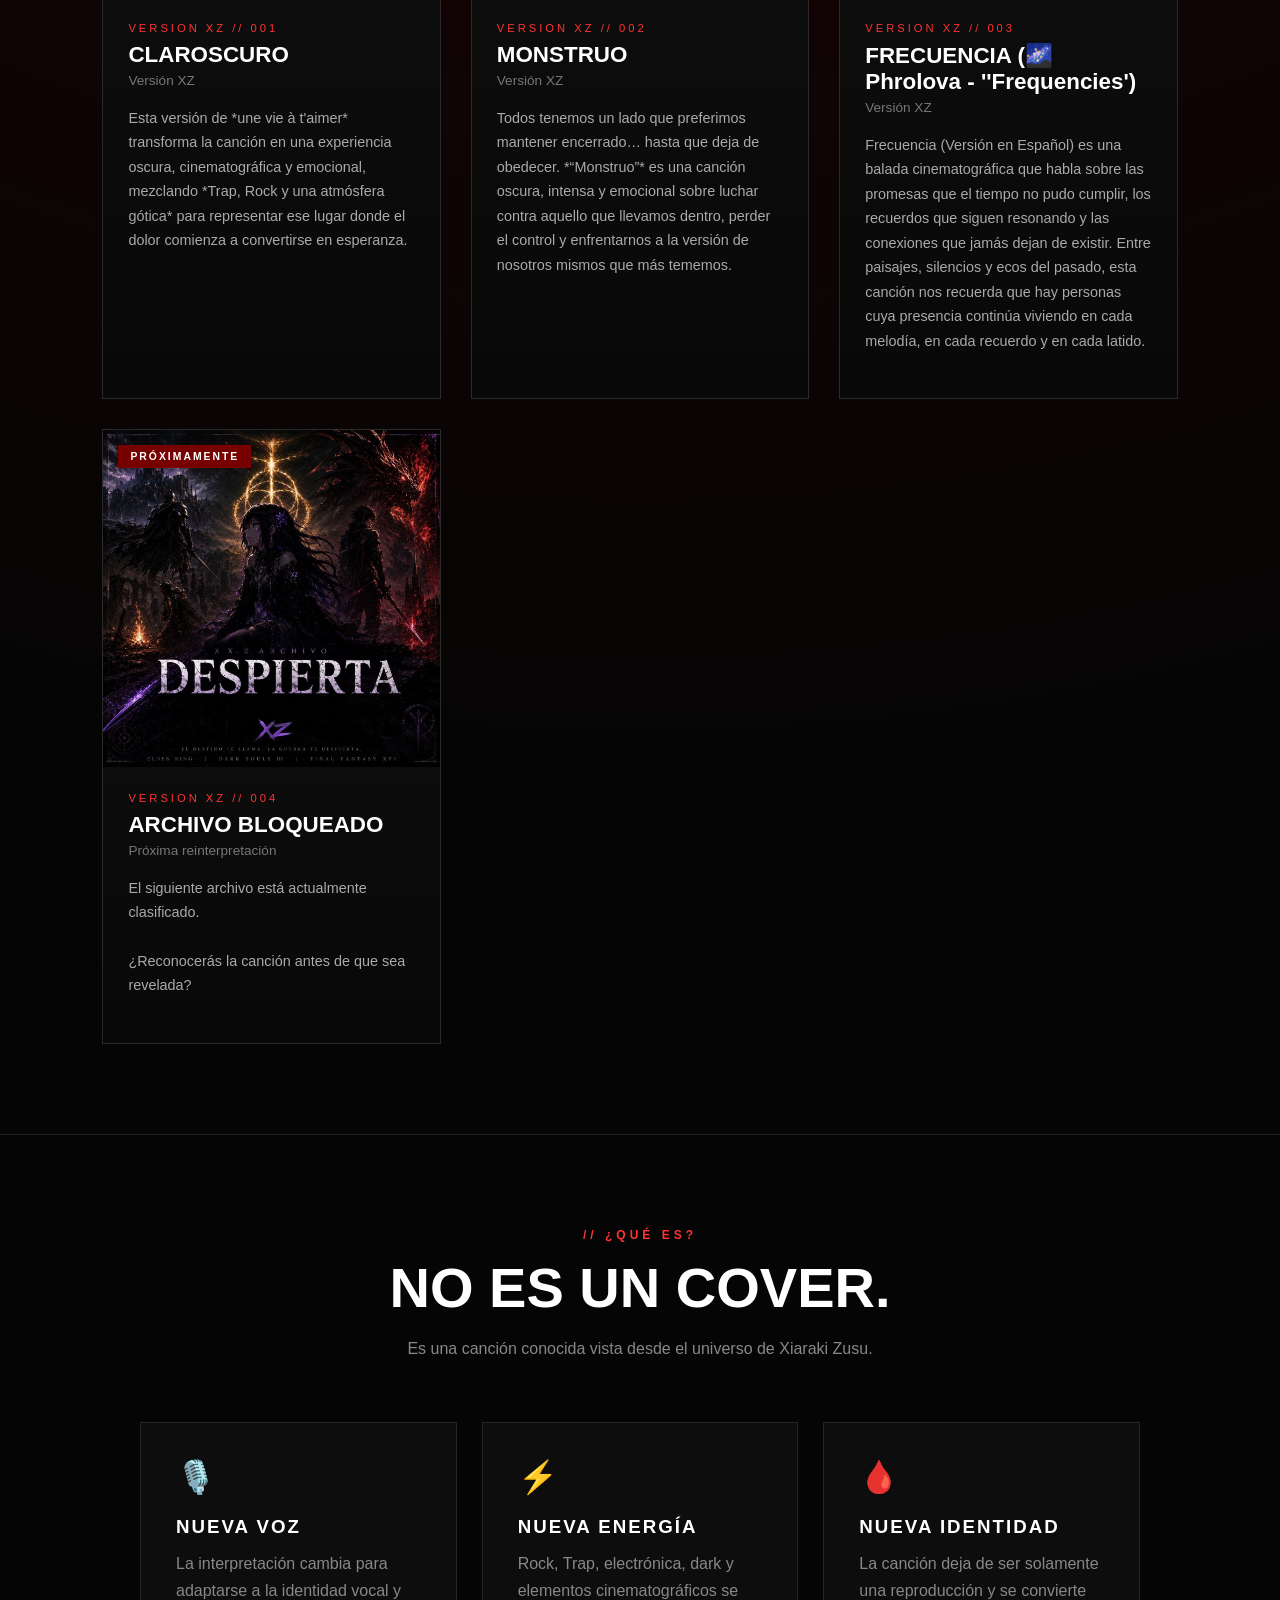
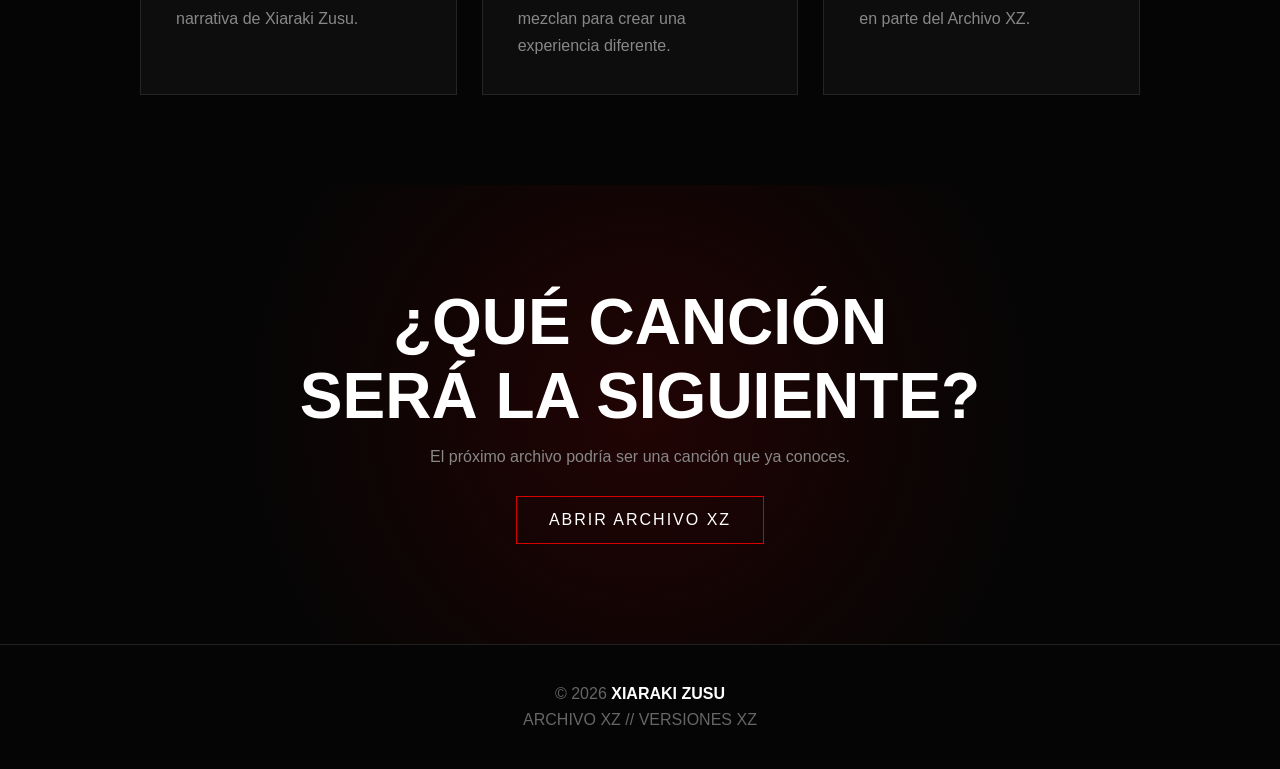
<file: versiones.html>
<!DOCTYPE html>
<html lang="es">
<head>
<meta charset="UTF-8">
<meta name="viewport" content="width=device-width, initial-scale=1.0">
<link rel="stylesheet" href="versiones.css">

<title>VERSIONES XZ — Xiaraki Zusu</title>

<link rel="stylesheet" href="style.css">

</head>

<body>

<div class="scanlines"></div>

<!--==============================
    NAV
==============================-->

<nav>

    <a href="1.html" class="active">
        XZ
    </a>

    <a href="#versiones">
        Versiones XZ
    </a>

    <a href="#concepto">
        Concepto
    </a>

    <a href="#proximamente">
        Próximamente
    </a>

</nav>


<!--==============================
    HERO
==============================-->

<header class="hero" id="inicio">

    <div class="hero-subtitle">
        ARCHIVO XZ // SECCIÓN MUSICAL
    </div>

    <h1
        class="glitch"
        data-text="VERSIONES XZ"
    >
        VERSIONES XZ
    </h1>

    <p class="hero-text">

        Canciones que ya conoces.

        <br>

        Reinterpretadas desde otra perspectiva.

        <br><br>

        <strong>
            No son simples Covers.
        </strong>

        <br>

        Son <span style="color:#ff3333;">
        VERSIONES XZ.
        </span>

    </p>

    <a
        href="#versiones"
        class="btn"
    >
        EXPLORAR VERSIONES
    </a>

</header>


<!--==============================
    VERSIONES
==============================-->

<section
    class="section"
    id="versiones"
>

    <div class="section-header">

        <span>
            // ARCHIVO MUSICAL
        </span>

        <h2>
            Versiones XZ
        </h2>

        <p>
            Una colección de canciones reinterpretadas
            bajo la identidad de Xiaraki Zusu.
            Nuevos arreglos, nueva atmósfera y una
            nueva forma de contar la misma historia.
        </p>

    </div>


    <!-- FILTROS -->

    <div class="filters">

        <button
            class="filter active"
            onclick="filterTracks('all',this)"
        >
            TODAS
        </button>

        <button
            class="filter"
            onclick="filterTracks('anime',this)"
        >
            ANIME
        </button>

        <button
            class="filter"
            onclick="filterTracks('rock',this)"
        >
            ROCK
        </button>

        <button
            class="filter"
            onclick="filterTracks('dark',this)"
        >
            DARK
        </button>

        <button
            class="filter"
            onclick="filterTracks('soon',this)"
        >
            PRÓXIMAMENTE
        </button>

    </div>


    <div class="xz-grid">


        <!--==============================
            VERSION 01
        ==============================-->

        <article
            class="xz-card"
            data-category="anime"
        >

            <div class="xz-cover">

                <span class="status available">
                    DISPONIBLE
                </span>

                <img
                    src="claroscuro.png"
                    alt="Versión XZ"
                >

                <a
                 href="https://youtu.be/9DEa6PjWSN8?si=nwwltoUHlrbeJ0ru"
                target="_blank"
                rel="noopener noreferrer"
                class="xz-overlay"
                >  

                <div class="play-button">
                 ▶
                </div>

                </a>

            </div>

            <div class="xz-info">

                <div class="xz-label">
                    VERSION XZ // 001
                </div>

                <h3>
                    CLAROSCURO
                </h3>

                <div class="original">
                    Versión XZ
                </div>

                <p class="xz-description">

                    Esta versión de *une vie à t'aimer* transforma 
                    la canción en una experiencia oscura, 
                    cinematográfica y emocional, mezclando *Trap, Rock 
                    y una atmósfera gótica* para representar ese lugar 
                    donde el dolor comienza a convertirse en esperanza.

                </p>

            </div>

        </article>


        <!--==============================
            VERSION 02
        ==============================-->

        <article
            class="xz-card"
            data-category="dark"
        >

            <div class="xz-cover">

                <span class="status available">
                    DISPONIBLE
                </span>

                <img
                    src="mostruo.png"
                    alt="Versión XZ"
                >

                <a
                 href="https://youtu.be/FzaNRnv7Fs8?si=Hbec6pYULOpfDmxL"
                target="_blank"
                rel="noopener noreferrer"
                class="xz-overlay"
                >  

                <div class="play-button">
                 ▶
                </div>

                </a>

            </div>

            <div class="xz-info">

                <div class="xz-label">
                    VERSION XZ // 002
                </div>

                <h3>
                    MONSTRUO
                </h3>

                <div class="original">
                    Versión XZ
                </div>

                <p class="xz-description">

                    Todos tenemos un lado que preferimos mantener encerrado… 
                    hasta que deja de obedecer.

                    *“Monstruo”* es una canción oscura, intensa y emocional 
                    sobre luchar contra aquello que llevamos dentro, perder 
                    el control y enfrentarnos a la versión de nosotros mismos 
                    que más tememos.

                </p>

            </div>

        </article>


        <!--==============================
            VERSION 03
        ==============================-->

        <article
            class="xz-card"
            data-category="rock"
        >

            <div class="xz-cover">

                <span class="status available">
                    DISPONIBLE
                </span>

                <img
                    src="frecuencia.png"
                    alt="Versión XZ"
                >

                <a
                 href="https://www.youtube.com/watch?v=u1vvvxc5fC0"
                target="_blank"
                rel="noopener noreferrer"
                class="xz-overlay"
                >  

                <div class="play-button">
                 ▶
                </div>

                </a>

            </div>

            <div class="xz-info">

                <div class="xz-label">
                    VERSION XZ // 003
                </div>

                <h3>
                    FRECUENCIA (🌌 Phrolova - ''Frequencies')
                </h3>

                <div class="original">
                    Versión XZ
                </div>

                <p class="xz-description">

                    Frecuencia (Versión en Español) 
                    es una balada cinematográfica que 
                    habla sobre las promesas que el tiempo 
                    no pudo cumplir, los recuerdos que siguen 
                    resonando y las conexiones que jamás 
                    dejan de existir.

                    Entre paisajes, silencios y ecos del pasado, 
                    esta canción nos recuerda que hay personas 
                    cuya presencia continúa viviendo en cada melodía, 
                    en cada recuerdo y en cada latido.

                </p>

            </div>

        </article>


        <!--==============================
            PROXIMAMENTE
        ==============================-->

        <article
            class="xz-card"
            data-category="soon"
        >

            <div class="xz-cover">

                <span class="status">
                    PRÓXIMAMENTE
                </span>

                <img
                    src="despierta.jpeg"
                    alt="Próxima Versión XZ"
                >

            </div>

            <div class="xz-info">

                <div class="xz-label">
                    VERSION XZ // 004
                </div>

                <h3>
                    ARCHIVO BLOQUEADO
                </h3>

                <div class="original">
                    Próxima reinterpretación
                </div>

                <p class="xz-description">

                    El siguiente archivo está
                    actualmente clasificado.

                    <br><br>

                    ¿Reconocerás la canción
                    antes de que sea revelada?

                </p>

            </div>

        </article>


    </div>

</section>


<!--==============================
    CONCEPTO
==============================-->

<section
    class="section"
    id="concepto"
>

    <div class="section-header">

        <span>
            // ¿QUÉ ES?
        </span>

        <h2>
            No es un Cover.
        </h2>

        <p>
            Es una canción conocida vista desde
            el universo de Xiaraki Zusu.
        </p>

    </div>


    <div class="xz-concept">


        <div class="concept-card">

            <div class="concept-icon">
                🎙️
            </div>

            <h3>
                Nueva Voz
            </h3>

            <p>
                La interpretación cambia para
                adaptarse a la identidad vocal
                y narrativa de Xiaraki Zusu.
            </p>

        </div>


        <div class="concept-card">

            <div class="concept-icon">
                ⚡
            </div>

            <h3>
                Nueva Energía
            </h3>

            <p>
                Rock, Trap, electrónica, dark
                y elementos cinematográficos
                se mezclan para crear una
                experiencia diferente.
            </p>

        </div>


        <div class="concept-card">

            <div class="concept-icon">
                🩸
            </div>

            <h3>
                Nueva Identidad
            </h3>

            <p>
                La canción deja de ser solamente
                una reproducción y se convierte
                en parte del Archivo XZ.
            </p>

        </div>


    </div>

</section>


<!--==============================
    PROXIMAMENTE
==============================-->

<section
    class="cta"
    id="proximamente"
>

    <h2>
        ¿QUÉ CANCIÓN
        <br>
        SERÁ LA SIGUIENTE?
    </h2>

    <p>
        El próximo archivo podría ser
        una canción que ya conoces.
    </p>

    <a
        href="#versiones"
        class="btn"
    >
        ABRIR ARCHIVO XZ
    </a>

</section>


<!--==============================
    FOOTER
==============================-->

<footer>

    <p>
        © 2026
        <strong>
            XIARAKI ZUSU
        </strong>
    </p>

    <p style="margin-top:8px;">
        ARCHIVO XZ // VERSIONES XZ
    </p>

</footer>


<script>

/*==============================
    FILTROS
==============================*/

function filterTracks(category, button){

    const cards =
        document.querySelectorAll(".xz-card");

    const buttons =
        document.querySelectorAll(".filter");


    buttons.forEach(btn => {

        btn.classList.remove("active");

    });

    button.classList.add("active");


    cards.forEach(card => {

        if(
            category === "all" ||
            card.dataset.category === category
        ){

            card.style.display = "";

            setTimeout(() => {

                card.style.opacity = "1";

            },20);

        }else{

            card.style.opacity = "0";

            setTimeout(() => {

                card.style.display = "none";

            },200);

        }

    });

}


/*==============================
    SCROLL ACTIVE NAV
==============================*/

const sections =
    document.querySelectorAll("section, header");

const navLinks =
    document.querySelectorAll("nav a");


window.addEventListener("scroll",()=>{

    let current = "";

    sections.forEach(section => {

        const sectionTop =
            section.offsetTop - 150;

        if(
            window.scrollY >= sectionTop
        ){

            current = section.getAttribute("id");

        }

    });


    navLinks.forEach(link => {

        link.classList.remove("active");

        if(
            link.getAttribute("href") ===
            "#" + current
        ){

            link.classList.add("active");

        }

    });

});

</script>

</body>
</html>
</file>
<file: style.css>
/* GLITCH */

.glitch{
position:relative;
display:inline-block;
}

.glitch::before,
.glitch::after{

content:attr(data-text);

position:absolute;

top:0;
left:0;

width:100%;
height:100%;

overflow:hidden;
}

.glitch::before{

left:2px;

text-shadow:-3px 0 #00ffff;

animation:glitch1 2s infinite linear alternate-reverse;

}

.glitch::after{

left:-2px;

text-shadow:3px 0 #ff00ff;

animation:glitch2 3s infinite linear alternate-reverse;

}

@keyframes glitch1{

0%{
clip-path:inset(0 0 95% 0);
}

10%{
clip-path:inset(20% 0 60% 0);
}

20%{
clip-path:inset(80% 0 5% 0);
}

30%{
clip-path:inset(40% 0 40% 0);
}

40%{
clip-path:inset(10% 0 70% 0);
}

50%{
clip-path:inset(60% 0 10% 0);
}

60%{
clip-path:inset(20% 0 50% 0);
}

70%{
clip-path:inset(90% 0 2% 0);
}

80%{
clip-path:inset(15% 0 65% 0);
}

90%{
clip-path:inset(50% 0 20% 0);
}

100%{
clip-path:inset(0 0 95% 0);
}

}

@keyframes glitch2{

0%{
clip-path:inset(95% 0 0 0);
}

10%{
clip-path:inset(50% 0 20% 0);
}

20%{
clip-path:inset(10% 0 70% 0);
}

30%{
clip-path:inset(80% 0 5% 0);
}

40%{
clip-path:inset(25% 0 55% 0);
}

50%{
clip-path:inset(60% 0 15% 0);
}

60%{
clip-path:inset(5% 0 85% 0);
}

70%{
clip-path:inset(45% 0 25% 0);
}

80%{
clip-path:inset(15% 0 70% 0);
}

90%{
clip-path:inset(75% 0 10% 0);
}

100%{
clip-path:inset(95% 0 0 0);
}

}

.coming-soon{
    color:#c084fc;
    font-size:0.7em;
    font-weight:600;
    text-transform:uppercase;
    letter-spacing:2px;
    margin-left:10px;
}

/* Evita desbordamientos */
*{
    margin:0;
    padding:0;
    box-sizing:border-box;
}

/* El sitio siempre ocupará el ancho del dispositivo */
html,body{
    width:100%;
    overflow-x:hidden;
}

/* Imágenes responsivas */
img{
    max-width:100%;
    height:auto;
    display:block;
}

/* Videos responsivos */
video,
iframe{
    max-width:100%;
    height:auto;
}

/* Contenedor principal */
.container{
    width:100%;
    max-width:1400px;
    margin:auto;
    padding:20px;
}

/* Adaptar automáticamente para celulares */
@media (max-width:768px){

    h1{
        font-size:2rem;
    }

    h2{
        font-size:1.5rem;
    }

    p{
        font-size:16px;
    }

    .container{
        padding:15px;
    }

}

/*==============================
    teléfonos sin romper el diseño
==============================*/
@media (max-width:768px){

    nav{
        flex-wrap:wrap;
        gap:10px;
        padding:12px;
    }

    .track{
        flex-direction:column;
        align-items:center;
        text-align:center;
    }

    .track-cover{
        width:180px;
    }

    .track-synopsis{
        max-width:100%;
    }

    .section{
        padding:60px 20px;
    }

    .cover{
        width:95%;
    }

}

/*==============================
    ejor experiencia disponible
==============================*/
.desktop-suggestion{
    position:fixed;
    inset:0;
    background:rgba(0,0,0,.82);
    backdrop-filter:blur(8px);

    display:none;
    justify-content:center;
    align-items:center;

    padding:20px;

    z-index:99999;
}

.desktop-card{

    width:420px;
    max-width:100%;

    background:#111;

    border:1px solid #900;

    border-radius:16px;

    padding:28px;

    text-align:center;

    box-shadow:
        0 0 40px rgba(255,0,0,.18);

}

.desktop-card h3{

    color:#ff4444;
    margin-bottom:15px;

}

.desktop-card p{

    color:#cfcfcf;
    line-height:1.7;
    margin-bottom:24px;

}

.desktop-card button{

    cursor:pointer;

    padding:12px 26px;

    border:none;

    border-radius:8px;

    background:#b30000;

    color:#fff;

    transition:.3s;

}

.desktop-card button:hover{

    background:#e60000;

}
</file>
<file: carta1.css>
/*=================================================
    XIARAKI ZUSU
    SOCIOS OFICIALES
=================================================*/

*{
margin:0;
padding:0;
box-sizing:border-box;
}

body{

background:
radial-gradient(circle at top,#1a0029,#090909 45%,#040404);

font-family:'JetBrains Mono',monospace;
color:#f2f2f2;
overflow-x:hidden;

}

/*==============================*/

body::before{

content:"";

position:fixed;

inset:0;

background:
linear-gradient(rgba(255,255,255,.03) 1px,transparent 1px),
linear-gradient(90deg,rgba(255,255,255,.03) 1px,transparent 1px);

background-size:40px 40px;

pointer-events:none;

opacity:.25;

}

/*==============================*/

header{

text-align:center;

padding:90px 20px 60px;

}

header h1{

font-family:'Orbitron';

font-size:3.2rem;

letter-spacing:6px;

color:#ffffff;

text-shadow:
0 0 15px #ff00ff,
0 0 40px #6d28d9;

}

header p{

margin-top:20px;

color:#b9b9b9;

max-width:850px;

margin-inline:auto;

line-height:1.8;

font-size:.95rem;

}

/*==============================*/

.container{

width:min(1200px,92%);

margin:auto;

padding-bottom:80px;

}

/*==============================*/

.section-title{

font-family:'Orbitron';

margin-bottom:35px;

font-size:1.4rem;

color:#c084fc;

letter-spacing:3px;

}

/*==============================*/

.grid{

display:grid;

grid-template-columns:repeat(auto-fit,minmax(280px,1fr));

gap:28px;

}

/*==============================*/

.partner{

position:relative;

background:rgba(255,255,255,.04);

border:1px solid rgba(192,132,252,.25);

backdrop-filter:blur(10px);

padding:30px;

transition:.35s;

overflow:hidden;

}

.partner:hover{

transform:translateY(-8px);

border-color:#c084fc;

box-shadow:

0 0 25px rgba(192,132,252,.35),

0 0 60px rgba(124,58,237,.20);

}

/* holograma */

.partner::before{

content:"";

position:absolute;

top:-100%;

left:-50%;

width:200%;

height:250%;

background:

linear-gradient(transparent,
rgba(255,255,255,.08),
transparent);

transform:rotate(25deg);

transition:1s;

}

.partner:hover::before{

top:100%;

}

.partner h2{

font-family:'Orbitron';

font-size:1.2rem;

margin-bottom:15px;

}

.partner p{

color:#bdbdbd;

line-height:1.7;

font-size:.92rem;

margin-bottom:20px;

}

.partner span{

display:inline-block;

padding:8px 16px;

border:1px solid #7c3aed;

color:#d8b4fe;

font-size:.75rem;

letter-spacing:2px;

text-transform:uppercase;

}

/*==============================*/

.info{

margin-top:70px;

padding:40px;

background:rgba(255,255,255,.03);

border-left:4px solid #c084fc;

line-height:1.9;

}

/*==============================*/

footer{

margin-top:70px;

text-align:center;

color:#777;

padding-bottom:50px;

font-size:.85rem;

letter-spacing:2px;

}

/*==============================*/
/* GLITCH */
/*==============================*/

.glitch{
position:relative;
display:inline-block;
}

.glitch::before,
.glitch::after{

content:attr(data-text);

position:absolute;

top:0;
left:0;

width:100%;
height:100%;

overflow:hidden;

}

.glitch::before{

left:2px;

text-shadow:-3px 0 #00ffff;

animation:glitch1 2s infinite linear alternate-reverse;

}

.glitch::after{

left:-2px;

text-shadow:3px 0 #ff00ff;

animation:glitch2 3s infinite linear alternate-reverse;

}

@keyframes glitch1{

0%{clip-path:inset(0 0 95% 0);}
10%{clip-path:inset(20% 0 60% 0);}
20%{clip-path:inset(80% 0 5% 0);}
30%{clip-path:inset(40% 0 40% 0);}
40%{clip-path:inset(10% 0 70% 0);}
50%{clip-path:inset(60% 0 10% 0);}
60%{clip-path:inset(20% 0 50% 0);}
70%{clip-path:inset(90% 0 2% 0);}
80%{clip-path:inset(15% 0 65% 0);}
90%{clip-path:inset(50% 0 20% 0);}
100%{clip-path:inset(0 0 95% 0);}

}

@keyframes glitch2{

0%{clip-path:inset(95% 0 0 0);}
10%{clip-path:inset(50% 0 20% 0);}
20%{clip-path:inset(10% 0 70% 0);}
30%{clip-path:inset(80% 0 5% 0);}
40%{clip-path:inset(25% 0 55% 0);}
50%{clip-path:inset(60% 0 15% 0);}
60%{clip-path:inset(5% 0 85% 0);}
70%{clip-path:inset(45% 0 25% 0);}
80%{clip-path:inset(15% 0 70% 0);}
90%{clip-path:inset(75% 0 10% 0);}
100%{clip-path:inset(95% 0 0 0);}

}

.coming-soon{
color:#c084fc;
font-size:.7em;
font-weight:600;
text-transform:uppercase;
letter-spacing:2px;
margin-left:10px;
}
/*==================================================
    NAVBAR | ARCHIVOS XZ
==================================================*/

nav{

    position:sticky;
    top:0;
    z-index:1000;

    display:flex;
    justify-content:center;
    align-items:center;
    gap:18px;

    padding:16px 35px;

    background:rgba(5,5,5,.88);

    backdrop-filter:blur(12px);

    border-bottom:1px solid rgba(0,229,255,.18);

    box-shadow:
        0 8px 25px rgba(0,0,0,.45);

    overflow:hidden;

}

/* Línea de escaneo */

nav::before{

    content:"";

    position:absolute;

    left:0;
    top:0;

    width:100%;
    height:2px;

    background:linear-gradient(
        90deg,
        transparent,
        #00e5ff,
        transparent
    );

    animation:scanNav 4s linear infinite;

}

@keyframes scanNav{

    from{

        transform:translateX(-100%);

    }

    to{

        transform:translateX(100%);

    }

}

/*========================================*/

nav a{

    position:relative;

    display:inline-flex;
    align-items:center;
    justify-content:center;

    padding:12px 18px;

    color:#d9d9d9;

    text-decoration:none;

    text-transform:uppercase;

    font-family:'Orbitron',sans-serif;

    font-size:13px;

    letter-spacing:2px;

    border:1px solid transparent;

    transition:.35s;

}

/* Línea inferior */

nav a::after{

    content:"";

    position:absolute;

    left:50%;
    bottom:5px;

    width:0;

    height:2px;

    background:#00e5ff;

    transform:translateX(-50%);

    transition:.35s;

}

/* Hover */

nav a:hover{

    color:#00e5ff;

    border-color:rgba(0,229,255,.35);

    background:rgba(0,229,255,.05);

    text-shadow:
        0 0 8px rgba(0,229,255,.6);

}

nav a:hover::after{

    width:70%;

}

/* Enlace activo */

nav a.active{

    color:#00e5ff;

    border-color:#00e5ff;

    background:rgba(0,229,255,.08);

    box-shadow:
        0 0 18px rgba(0,229,255,.18);

}

/*==========================
        RESPONSIVE
==========================*/

@media(max-width:768px){

    nav{

        gap:8px;

        padding:12px;

        flex-wrap:wrap;

    }

    nav a{

        padding:10px 14px;

        font-size:11px;

        letter-spacing:1px;

    }

}



/*==================================================
    CARTA DE PRESENTACIÓN
==================================================*/

.presentacion{

    display:flex;
    justify-content:center;
    padding:50px 20px;

}

.carta-link{

    display:block;

    text-decoration:none;

    color:inherit;

}

/*==========================
        MARCO
==========================*/

.carta-marco{

    position:relative;

    width:100%;
    max-width:680px;

    padding:6px;

    background:linear-gradient(
        135deg,
        #00e5ff,
        #4d4d4d,
        #ff2bd6
    );

    border-radius:8px;

    box-shadow:
        0 0 30px rgba(0,229,255,.15),
        0 0 55px rgba(255,43,214,.08);

    transition:
        transform .35s ease,
        box-shadow .35s ease;

}

.carta-marco:hover{

    transform:translateY(-6px);

    box-shadow:
        0 0 45px rgba(0,229,255,.30),
        0 0 70px rgba(255,43,214,.15);

}

/*==========================
        CARTA
==========================*/

.carta{

    position:relative;

    background:#090909;

    padding:35px 40px;

    border:1px solid rgba(255,255,255,.08);

    overflow:hidden;

}

/*--------------------------------
    Escaneo
--------------------------------*/

.carta::after{

    content:"";

    position:absolute;

    inset:0;

    background:

    repeating-linear-gradient(

        transparent 0px,
        transparent 3px,
        rgba(255,255,255,.018) 4px

    );

    pointer-events:none;

}

/*--------------------------------
    Esquinas
--------------------------------*/

.carta::before{

    content:"";

    position:absolute;

    inset:0;

    pointer-events:none;

    background:

    linear-gradient(#00e5ff,#00e5ff) left 18px top 18px/35px 2px no-repeat,
    linear-gradient(#00e5ff,#00e5ff) left 18px top 18px/2px 35px no-repeat,

    linear-gradient(#00e5ff,#00e5ff) right 18px top 18px/35px 2px no-repeat,
    linear-gradient(#00e5ff,#00e5ff) right 18px top 18px/2px 35px no-repeat,

    linear-gradient(#00e5ff,#00e5ff) left 18px bottom 18px/35px 2px no-repeat,
    linear-gradient(#00e5ff,#00e5ff) left 18px bottom 18px/2px 35px no-repeat,

    linear-gradient(#00e5ff,#00e5ff) right 18px bottom 18px/35px 2px no-repeat,
    linear-gradient(#00e5ff,#00e5ff) right 18px bottom 18px/2px 35px no-repeat;

    opacity:.7;

}

/*==========================*/

.codigo{

    display:block;

    color:#777;

    font-size:11px;

    letter-spacing:3px;

    margin-bottom:10px;

}

.carta h2{

    color:#00e5ff;

    font-size:30px;

    letter-spacing:4px;

    text-transform:uppercase;

    margin-bottom:15px;

    text-shadow:

    0 0 10px rgba(0,229,255,.35);

}

.separador{

    width:100%;

    height:1px;

    background:linear-gradient(

        to right,

        transparent,

        #00e5ff,

        transparent

    );

    margin-bottom:20px;

}

.estado{

    display:flex;

    justify-content:space-between;

    align-items:center;

    flex-wrap:wrap;

    gap:10px;

    margin-bottom:20px;

}

.estado span{

    color:#bdbdbd;

    letter-spacing:3px;

    font-size:13px;

}

.badge{

    padding:6px 14px;

    border:1px solid #00ff88;

    background:rgba(0,255,136,.08);

    color:#00ff88;

    font-size:13px;

    letter-spacing:2px;

    box-shadow:

    0 0 10px rgba(0,255,136,.12);

}

.carta p{

    color:#d8d8d8;

    line-height:1.7;

    text-align:justify;

    font-size:14px;

}

.carta strong{

    color:#ff2bd6;

}

.firma{

    margin-top:35px;

    padding-top:18px;

    border-top:1px solid rgba(255,255,255,.08);

    text-align:right;

}

.firma span{

    display:block;

    color:#00e5ff;

    font-size:18px;

    letter-spacing:4px;

}

.firma small{

    color:#777;

    font-size:11px;

    letter-spacing:2px;

    text-transform:uppercase;

}

/*==========================
        RESPONSIVE
==========================*/

@media(max-width:768px){

    .presentacion{

        padding:35px 15px;

    }

    .carta{

        padding:28px;

    }

    .carta h2{

        font-size:24px;

        letter-spacing:3px;

    }

    .estado{

        flex-direction:column;

        align-items:flex-start;

    }

    .firma{

        text-align:left;

    }

}

.presentacion{

    display:flex;
    justify-content:flex-start;
    padding:10px 20px;

}

.carta-marco{

    margin-left:20px;

}
</file>
<file: versiones.css>
/*==============================
    RESET
==============================*/

*{
    margin:0;
    padding:0;
    box-sizing:border-box;
}

html{
    scroll-behavior:smooth;
}

body{
    background:#050505;
    color:#fff;
    font-family:Arial,sans-serif;
    background-image:
        radial-gradient(
            circle at top,
            #2b0000,
            #050505 60%
        );
    overflow-x:hidden;
}

/*==============================
    SCANLINES
==============================*/

.scanlines{
    position:fixed;
    inset:0;
    pointer-events:none;
    z-index:9999;

    background:
        repeating-linear-gradient(
            transparent 0 3px,
            rgba(255,255,255,.025) 4px
        );
}

/*==============================
    NAVBAR
==============================*/

nav{
    position:sticky;
    top:0;
    z-index:999;

    display:flex;
    justify-content:center;
    gap:20px;

    padding:16px 30px;

    background:rgba(5,5,5,.88);

    backdrop-filter:blur(12px);

    border-bottom:1px solid rgba(0,229,255,.15);

    overflow:hidden;
}

nav::before{
    content:"";

    position:absolute;

    top:0;
    left:0;

    width:100%;
    height:2px;

    background:
        linear-gradient(
            90deg,
            transparent,
            #00e5ff,
            transparent
        );

    animation:scanNav 4s linear infinite;
}

@keyframes scanNav{

    from{
        transform:translateX(-100%);
    }

    to{
        transform:translateX(100%);
    }

}

nav a{

    position:relative;

    color:#d9d9d9;

    text-decoration:none;

    padding:12px 18px;

    font-size:13px;

    letter-spacing:2px;

    text-transform:uppercase;

    transition:.35s;
}

nav a::after{

    content:"";

    position:absolute;

    left:50%;
    bottom:5px;

    width:0;
    height:2px;

    background:#00e5ff;

    transform:translateX(-50%);

    transition:.3s;
}

nav a:hover,
nav a.active{

    color:#00e5ff;
}

nav a:hover::after,
nav a.active::after{

    width:70%;
}

/*==============================
    HERO
==============================*/

.hero{

    min-height:88vh;

    display:flex;

    flex-direction:column;

    justify-content:center;

    align-items:center;

    text-align:center;

    padding:60px 20px;

    position:relative;
}

.hero::before{

    content:"XZ";

    position:absolute;

    font-size:clamp(15rem,35vw,35rem);

    font-weight:900;

    color:rgba(255,0,0,.025);

    z-index:-1;

    user-select:none;
}

/*==============================
    GLITCH TITLE
==============================*/

.glitch{

    position:relative;

    display:inline-block;

    font-size:clamp(3rem,8vw,7rem);

    font-weight:900;

    letter-spacing:5px;
}

.glitch::before,
.glitch::after{

    content:attr(data-text);

    position:absolute;

    inset:0;
}

.glitch::before{

    left:2px;

    text-shadow:-3px 0 cyan;

    animation:g1 2s infinite;
}

.glitch::after{

    left:-2px;

    text-shadow:3px 0 #ff00ff;

    animation:g2 3s infinite;
}

@keyframes g1{

    0%,100%{
        clip-path:inset(0 0 90% 0);
    }

    50%{
        clip-path:inset(40% 0 30% 0);
    }
}

@keyframes g2{

    0%,100%{
        clip-path:inset(90% 0 0 0);
    }

    50%{
        clip-path:inset(20% 0 50% 0);
    }
}

.hero-subtitle{

    margin-top:20px;

    color:#00e5ff;

    letter-spacing:6px;

    font-size:.85rem;

    text-transform:uppercase;
}

.hero-text{

    max-width:700px;

    margin-top:25px;

    color:#aaa;

    line-height:1.8;

    font-size:1rem;
}

/*==============================
    BUTTON
==============================*/

.btn{

    display:inline-block;

    margin-top:30px;

    padding:14px 32px;

    color:#fff;

    text-decoration:none;

    border:1px solid #d60000;

    letter-spacing:2px;

    transition:.3s;
}

.btn:hover{

    background:#d60000;

    box-shadow:
        0 0 18px rgba(255,0,0,.45);
}

/*==============================
    SECTION
==============================*/

.section{

    padding:90px 8%;

    border-top:1px solid #222;
}

.section-header{

    text-align:center;

    margin-bottom:60px;
}

.section-header span{

    color:#ff3333;

    font-size:.75rem;

    letter-spacing:4px;

    font-weight:bold;
}

.section-header h2{

    margin-top:12px;

    font-size:clamp(2rem,5vw,3.5rem);

    text-transform:uppercase;
}

.section-header p{

    margin:15px auto 0;

    max-width:700px;

    color:#888;

    line-height:1.7;
}

/*==============================
    FILTERS
==============================*/

.filters{

    display:flex;

    justify-content:center;

    flex-wrap:wrap;

    gap:10px;

    margin-bottom:45px;
}

.filter{

    padding:9px 18px;

    background:#101010;

    border:1px solid #333;

    color:#aaa;

    cursor:pointer;

    letter-spacing:1px;

    transition:.3s;
}

.filter:hover,
.filter.active{

    color:#fff;

    border-color:#ff1a1a;

    background:#220000;
}

/*==============================
    TRACK GRID
==============================*/

.xz-grid{

    display:grid;

    grid-template-columns:
        repeat(
            auto-fit,
            minmax(280px,1fr)
        );

    gap:30px;

    max-width:1300px;

    margin:auto;
}

/*==============================
    VERSION CARD
==============================*/

.xz-card{

    position:relative;

    background:
        linear-gradient(
            180deg,
            #111,
            #080808
        );

    border:1px solid #2a2a2a;

    overflow:hidden;

    transition:.4s;
}

.xz-card:hover{

    transform:translateY(-8px);

    border-color:#ff1a1a;

    box-shadow:
        0 25px 60px rgba(0,0,0,.7),
        0 0 30px rgba(255,0,0,.12);
}

/*==============================
    COVER
==============================*/

.xz-cover{

    position:relative;

    aspect-ratio:1/1;

    overflow:hidden;

    background:#111;
}

.xz-cover img{

    width:100%;

    height:100%;

    object-fit:cover;

    display:block;

    transition:.5s;
}

.xz-card:hover .xz-cover img{

    transform:scale(1.07);
}

/*==============================
    COVER OVERLAY
==============================*/

.xz-overlay{

    position:absolute;

    inset:0;

    display:flex;

    justify-content:center;

    align-items:center;

    background:
        linear-gradient(
            rgba(0,0,0,.05),
            rgba(0,0,0,.75)
        );

    opacity:0;

    transition:.35s;
}

.xz-card:hover .xz-overlay{

    opacity:1;
}

.play-button{

    width:65px;

    height:65px;

    border-radius:50%;

    border:1px solid #00e5ff;

    display:flex;

    justify-content:center;

    align-items:center;

    color:#00e5ff;

    font-size:22px;

    background:rgba(0,0,0,.7);

    box-shadow:
        0 0 25px rgba(0,229,255,.3);
}

/*==============================
    STATUS
==============================*/

.status{

    position:absolute;

    top:15px;

    left:15px;

    z-index:5;

    padding:6px 12px;

    font-size:.65rem;

    font-weight:bold;

    letter-spacing:2px;

    background:#700;

}

.status.available{

    background:#073b3b;

    color:#00e5ff;

}

/*==============================
    CARD INFO
==============================*/

.xz-info{

    padding:25px;
}

.xz-label{

    color:#ff3333;

    font-size:.7rem;

    letter-spacing:3px;

    margin-bottom:8px;
}

.xz-info h3{

    font-size:1.4rem;

    margin-bottom:5px;
}

.original{

    color:#777;

    font-size:.85rem;

    margin-bottom:18px;
}

.xz-description{

    color:#aaa;

    font-size:.9rem;

    line-height:1.7;

    margin-bottom:20px;
}

/*==============================
    AUDIO
==============================*/

.xz-audio{

    width:100%;

    height:38px;

    margin-top:10px;

    border-radius:5px;
}

.xz-audio::-webkit-media-controls-panel{

    background:#151515;
}

/*==============================
    VIDEO PREVIEW
==============================*/

.preview{

    margin-top:20px;

    padding:18px;

    background:#090909;

    border:1px solid #252525;
}

.preview-title{

    color:#ff4444;

    font-size:.7rem;

    letter-spacing:2px;

    margin-bottom:12px;
}

.preview video{

    width:100%;

    display:block;

    border-radius:8px;

    background:#000;
}

/*==============================
    XZ PHILOSOPHY
==============================*/

.xz-concept{

    max-width:1000px;

    margin:auto;

    display:grid;

    grid-template-columns:
        repeat(
            auto-fit,
            minmax(250px,1fr)
        );

    gap:25px;
}

.concept-card{

    padding:35px;

    background:#0d0d0d;

    border:1px solid #252525;

    transition:.3s;
}

.concept-card:hover{

    border-color:#00e5ff;

    transform:translateY(-5px);
}

.concept-icon{

    font-size:2rem;

    margin-bottom:20px;
}

.concept-card h3{

    margin-bottom:12px;

    text-transform:uppercase;

    letter-spacing:2px;
}

.concept-card p{

    color:#888;

    line-height:1.7;
}

/*==============================
    CALL TO ACTION
==============================*/

.cta{

    padding:100px 20px;

    text-align:center;

    background:
        radial-gradient(
            circle at center,
            rgba(100,0,0,.3),
            transparent 60%
        );
}

.cta h2{

    font-size:clamp(2rem,5vw,4rem);

    text-transform:uppercase;
}

.cta p{

    color:#888;

    margin-top:15px;
}

/*==============================
    FOOTER
==============================*/

footer{

    padding:40px;

    text-align:center;

    color:#666;

    border-top:1px solid #222;
}

footer strong{

    color:#fff;
}

/*==============================
    MOBILE
==============================*/

@media(max-width:768px){

    nav{

        flex-wrap:wrap;

        gap:5px;

        padding:10px;
    }

    nav a{

        font-size:10px;

        padding:10px;
    }

    .hero{

        min-height:80vh;
    }

    .hero-subtitle{

        letter-spacing:3px;
    }

    .section{

        padding:70px 20px;
    }

    .xz-grid{

        grid-template-columns:1fr;
    }

}
</file>
